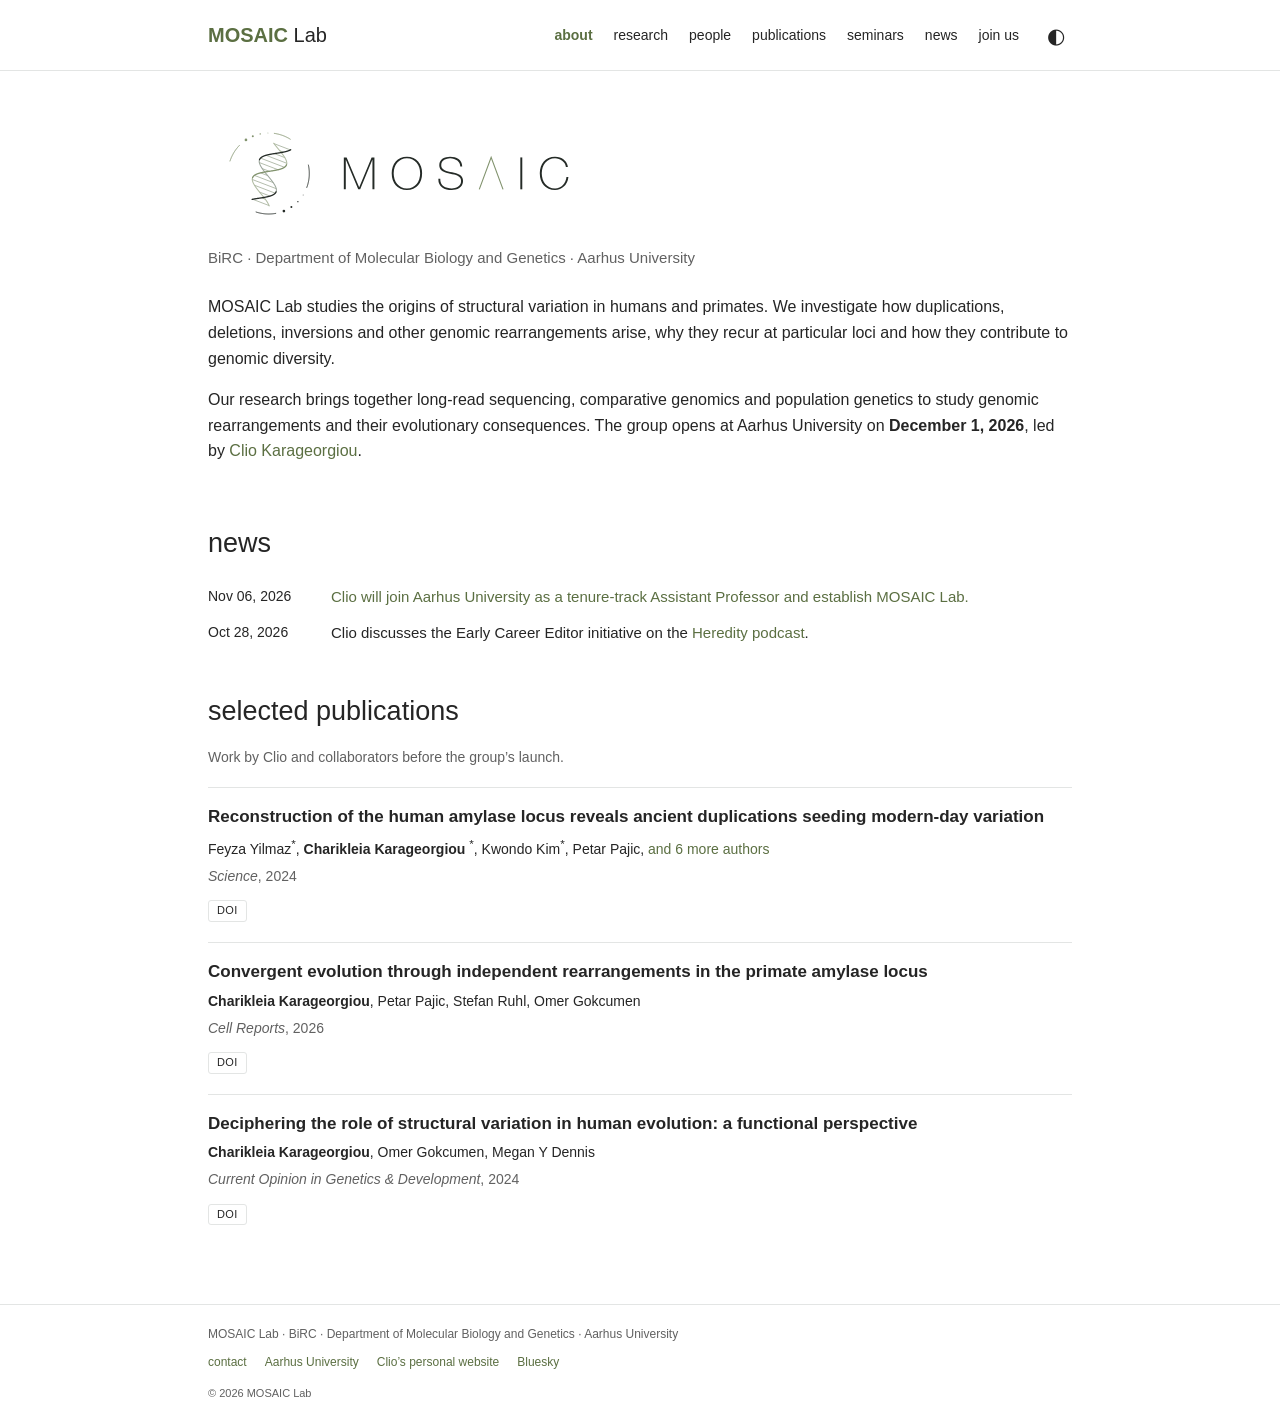
<file: index.html>
<!doctype html>
<html lang="en">
<head>
<meta charset="utf-8">
<meta name="viewport" content="width=device-width,initial-scale=1">
<meta name="description" content="MOSAIC Lab is Clio Karageorgiou’s incoming research group at BiRC, Aarhus University. Structural variation, mutation, recombination and genome evolution.">
<meta name="theme-color" content="#ffffff">
<title>MOSAIC Lab | Aarhus University</title>
<link rel="canonical" href="https://mosaic-lab-aarhus.github.io/">
<meta property="og:type" content="website">
<meta property="og:title" content="Structural variation &amp; evolutionary genetics | MOSAIC Lab">
<meta property="og:description" content="MOSAIC Lab is Clio Karageorgiou’s incoming research group at BiRC, Aarhus University. Structural variation, mutation, recombination and genome evolution.">
<meta property="og:url" content="https://mosaic-lab-aarhus.github.io/">
<meta property="og:image" content="https://mosaic-lab-aarhus.github.io/assets/clio-2025-lab.jpg">
<link rel="icon" href="assets/favicon.ico?v=logo-a-clearer" sizes="any">
<link rel="icon" type="image/svg+xml" href="assets/favicon.svg?v=logo-a-clearer">
<link rel="apple-touch-icon" href="assets/apple-touch-icon.png?v=logo-a-clearer">
<link rel="stylesheet" href="assets/styles.css">
<script src="assets/app.js" defer>
</script>
</head>
<body>
<a class="skip" href="#main">Skip to content</a>
<header class="site-header">
<div class="wrap header-inner">
<a class="brand" href="index.html" aria-label="MOSAIC Lab home">
<strong>MOSAIC</strong> Lab</a>
<button class="menu-toggle" aria-controls="site-nav" aria-expanded="false" hidden>Menu</button>
<nav class="nav" id="site-nav" aria-label="Main navigation">
<a href="index.html" aria-current="page">about</a>
<a href="research.html">research</a>
<a href="people.html">people</a>
<a href="publications.html">publications</a>
<a href="seminars.html">seminars</a>
<a href="news.html">news</a>
<a href="join.html">join us</a>
<button type="button" class="theme-toggle" aria-label="Switch to dark theme" hidden>◐</button>
</nav>
</div>
</header>
<main id="main">
<div class="wrap">
<header class="home-heading">
<h1 class="home-logo">
<span class="sr-only">MOSAIC Lab</span>
<img class="logo-light" src="assets/mosaic-logo.svg?v=logo-a-clearer" alt="" aria-hidden="true" width="900" height="260">
<img class="logo-dark" src="assets/mosaic-logo-dark.svg?v=logo-a-clearer" alt="" aria-hidden="true" width="900" height="260">
</h1>
<p class="affiliation">BiRC · Department of Molecular Biology and Genetics · Aarhus University</p>
<div class="home-intro">
<p>MOSAIC Lab studies the origins of structural variation in humans and primates. We investigate how duplications, deletions, inversions and other genomic rearrangements arise, why they recur at particular loci and how they contribute to genomic diversity.</p>
<p>Our research brings together long-read sequencing, comparative genomics and population genetics to study genomic rearrangements and their evolutionary consequences. The group opens at Aarhus University on <strong>December 1, 2026</strong>, led by <a href="people.html">Clio Karageorgiou</a>.</p>
</div>
</header>
<section class="home-section" aria-labelledby="home-news">
<h2 id="home-news">
<a href="news.html">news</a>
</h2>
<table class="news-table">
<tbody>
<tr>
<th scope="row">
<time datetime="2026-11-06">Nov 06, 2026</time>
</th>
<td>
<a href="news.html#aarhus">Clio will join Aarhus University as a tenure-track Assistant Professor and establish MOSAIC Lab.</a>
</td>
</tr>
<tr>
<th scope="row">
<time datetime="2026-10-28">Oct 28, 2026</time>
</th>
<td>Clio discusses the Early Career Editor initiative on the <a href="https://shows.acast.com/heredity-podcast-naturecom-science-feeds/episodes/become-an-early-career-editor">Heredity podcast</a>.</td>
</tr>
</tbody>
</table>
</section>
<section class="home-section" aria-labelledby="home-papers">
<h2 id="home-papers">
<a href="publications.html">selected publications</a>
</h2>
<p class="note">Work by Clio and collaborators before the group’s launch.</p>
<article class="publication">
<h3>
<a href="https://doi.org/10.1126/science.adn0609">Reconstruction of the human amylase locus reveals ancient duplications seeding modern-day variation</a>
</h3>
<div class="pub-authors">Feyza Yilmaz<sup>*</sup>, <strong>Charikleia Karageorgiou</strong>
<sup>*</sup>, Kwondo Kim<sup>*</sup>, Petar Pajic, <details class="authors-more" data-count="6">
<summary>and 6 more authors</summary>
<span class="extra-authors"> Kendra Scheer, Human Genome Structural Variation Consortium, Christine R Beck, Ann-Marie Torregrossa, Charles Lee, Omer Gokcumen</span>
</details>
</div>
<p class="pub-meta">
<cite>Science</cite>, 2024</p>
<a class="doi-link" href="https://doi.org/10.1126/science.adn0609" aria-label="DOI for Reconstruction of the human amylase locus reveals ancient duplications seeding modern-day variation">DOI</a>
</article>
<article class="publication">
<h3>
<a href="https://doi.org/10.1016/j.celrep.2026.117445">Convergent evolution through independent rearrangements in the primate amylase locus</a>
</h3>
<div class="pub-authors">
<strong>Charikleia Karageorgiou</strong>, Petar Pajic, Stefan Ruhl, Omer Gokcumen</div>
<p class="pub-meta">
<cite>Cell Reports</cite>, 2026</p>
<a class="doi-link" href="https://doi.org/10.1016/j.celrep.2026.117445" aria-label="DOI for Convergent evolution through independent rearrangements in the primate amylase locus">DOI</a>
</article>
<article class="publication">
<h3>
<a href="https://doi.org/10.1016/j.gde.2024.102240">Deciphering the role of structural variation in human evolution: a functional perspective</a>
</h3>
<div class="pub-authors">
<strong>Charikleia Karageorgiou</strong>, Omer Gokcumen, Megan Y Dennis</div>
<p class="pub-meta">
<cite>Current Opinion in Genetics &amp; Development</cite>, 2024</p>
<a class="doi-link" href="https://doi.org/10.1016/j.gde.2024.102240" aria-label="DOI for Deciphering the role of structural variation in human evolution: a functional perspective">DOI</a>
</article>
</section>
</div>
</main>
<footer class="site-footer">
<div class="wrap">
<p class="footer-affiliation">MOSAIC Lab · BiRC · Department of Molecular Biology and Genetics · Aarhus University</p>
<div class="footer-links">
<a href="join.html#contact">contact</a>
<a href="https://mbg.au.dk/en/">Aarhus University</a>
<a href="https://biolevol.github.io/">Clio’s personal website</a>
<a href="https://bsky.app/profile/evobioclio.bsky.social">Bluesky</a>
</div>
<p class="footer-bottom">© 2026 MOSAIC Lab</p>
</div>
</footer>
</body>
</html>
</file>
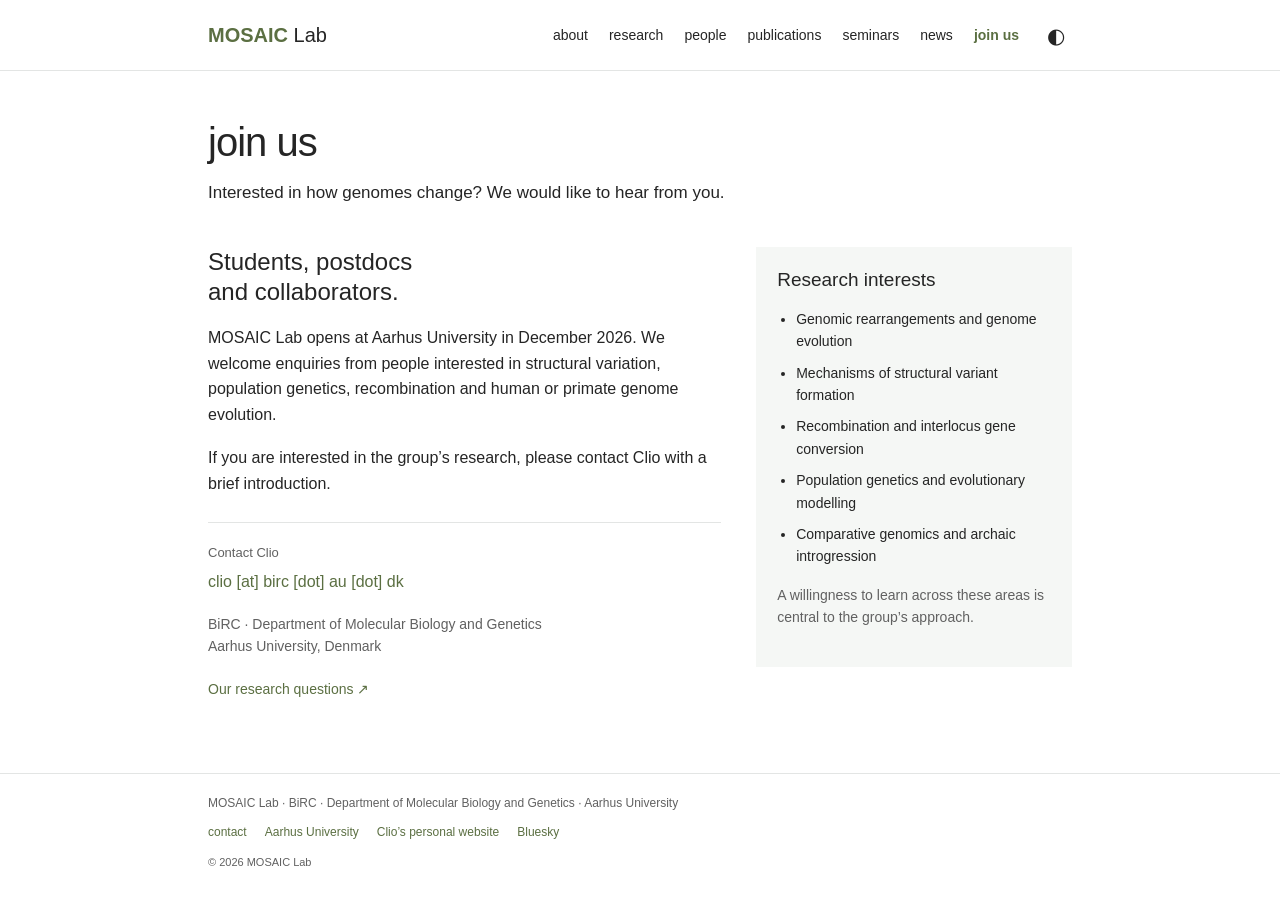
<file: join.html>
<!doctype html>
<html lang="en">
<head>
<meta charset="utf-8">
<meta name="viewport" content="width=device-width,initial-scale=1">
<meta name="description" content="Contact MOSAIC Lab about structural variation, evolutionary genetics and future research opportunities at Aarhus University.">
<meta name="theme-color" content="#ffffff">
<title>Join us | MOSAIC Lab</title>
<link rel="canonical" href="https://mosaic-lab-aarhus.github.io/join.html">
<meta property="og:type" content="website">
<meta property="og:title" content="Join us | MOSAIC Lab">
<meta property="og:description" content="Contact MOSAIC Lab about structural variation, evolutionary genetics and future research opportunities at Aarhus University.">
<meta property="og:url" content="https://mosaic-lab-aarhus.github.io/join.html">
<meta property="og:image" content="https://mosaic-lab-aarhus.github.io/assets/clio-2025-lab.jpg">
<link rel="icon" href="assets/favicon.ico?v=logo-a-clearer" sizes="any">
<link rel="icon" type="image/svg+xml" href="assets/favicon.svg?v=logo-a-clearer">
<link rel="apple-touch-icon" href="assets/apple-touch-icon.png?v=logo-a-clearer">
<link rel="stylesheet" href="assets/styles.css">
<script src="assets/app.js" defer>
</script>
</head>
<body>
<a class="skip" href="#main">Skip to content</a>
<header class="site-header">
<div class="wrap header-inner">
<a class="brand" href="index.html" aria-label="MOSAIC Lab home">
<strong>MOSAIC</strong> Lab</a>
<button class="menu-toggle" aria-controls="site-nav" aria-expanded="false" hidden>Menu</button>
<nav class="nav" id="site-nav" aria-label="Main navigation">
<a href="index.html">about</a>
<a href="research.html">research</a>
<a href="people.html">people</a>
<a href="publications.html">publications</a>
<a href="seminars.html">seminars</a>
<a href="news.html">news</a>
<a href="join.html" aria-current="page">join us</a>
<button type="button" class="theme-toggle" aria-label="Switch to dark theme" hidden>◐</button>
</nav>
</div>
</header>
<main id="main">
<div class="wrap">
<header class="page-head">
<p class="kicker">Join us</p>
<h1>join us</h1>
<p class="lead">Interested in how genomes change? We would like to hear from you.</p>
</header>
<section class="join-content">
<div>
<h2>Students, postdocs<br>and collaborators.</h2>
<p>MOSAIC Lab opens at Aarhus University in December 2026. We welcome enquiries from people interested in structural variation, population genetics, recombination and human or primate genome evolution.</p>
<p>If you are interested in the group’s research, please contact Clio with a brief introduction.</p>
<div class="contact-block" id="contact">
<p class="kicker">Contact Clio</p>
<a href="mailto:clio@birc.au.dk">clio [at] birc [dot] au [dot] dk</a>
<p class="note" style="margin-top:18px">BiRC · Department of Molecular Biology and Genetics<br>Aarhus University, Denmark</p>
</div>
<a class="text-link" href="research.html">Our research questions ↗</a>
</div>
<aside>
<h3>Research interests</h3>
<ul>
<li>Genomic rearrangements and genome evolution</li>
<li>Mechanisms of structural variant formation</li>
<li>Recombination and interlocus gene conversion</li>
<li>Population genetics and evolutionary modelling</li>
<li>Comparative genomics and archaic introgression</li>
</ul>
<p class="note">A willingness to learn across these areas is central to the group’s approach.</p>
</aside>
</section>
</div>
</main>
<footer class="site-footer">
<div class="wrap">
<p class="footer-affiliation">MOSAIC Lab · BiRC · Department of Molecular Biology and Genetics · Aarhus University</p>
<div class="footer-links">
<a href="join.html#contact">contact</a>
<a href="https://mbg.au.dk/en/">Aarhus University</a>
<a href="https://biolevol.github.io/">Clio’s personal website</a>
<a href="https://bsky.app/profile/evobioclio.bsky.social">Bluesky</a>
</div>
<p class="footer-bottom">© 2026 MOSAIC Lab</p>
</div>
</footer>
</body>
</html>
</file>
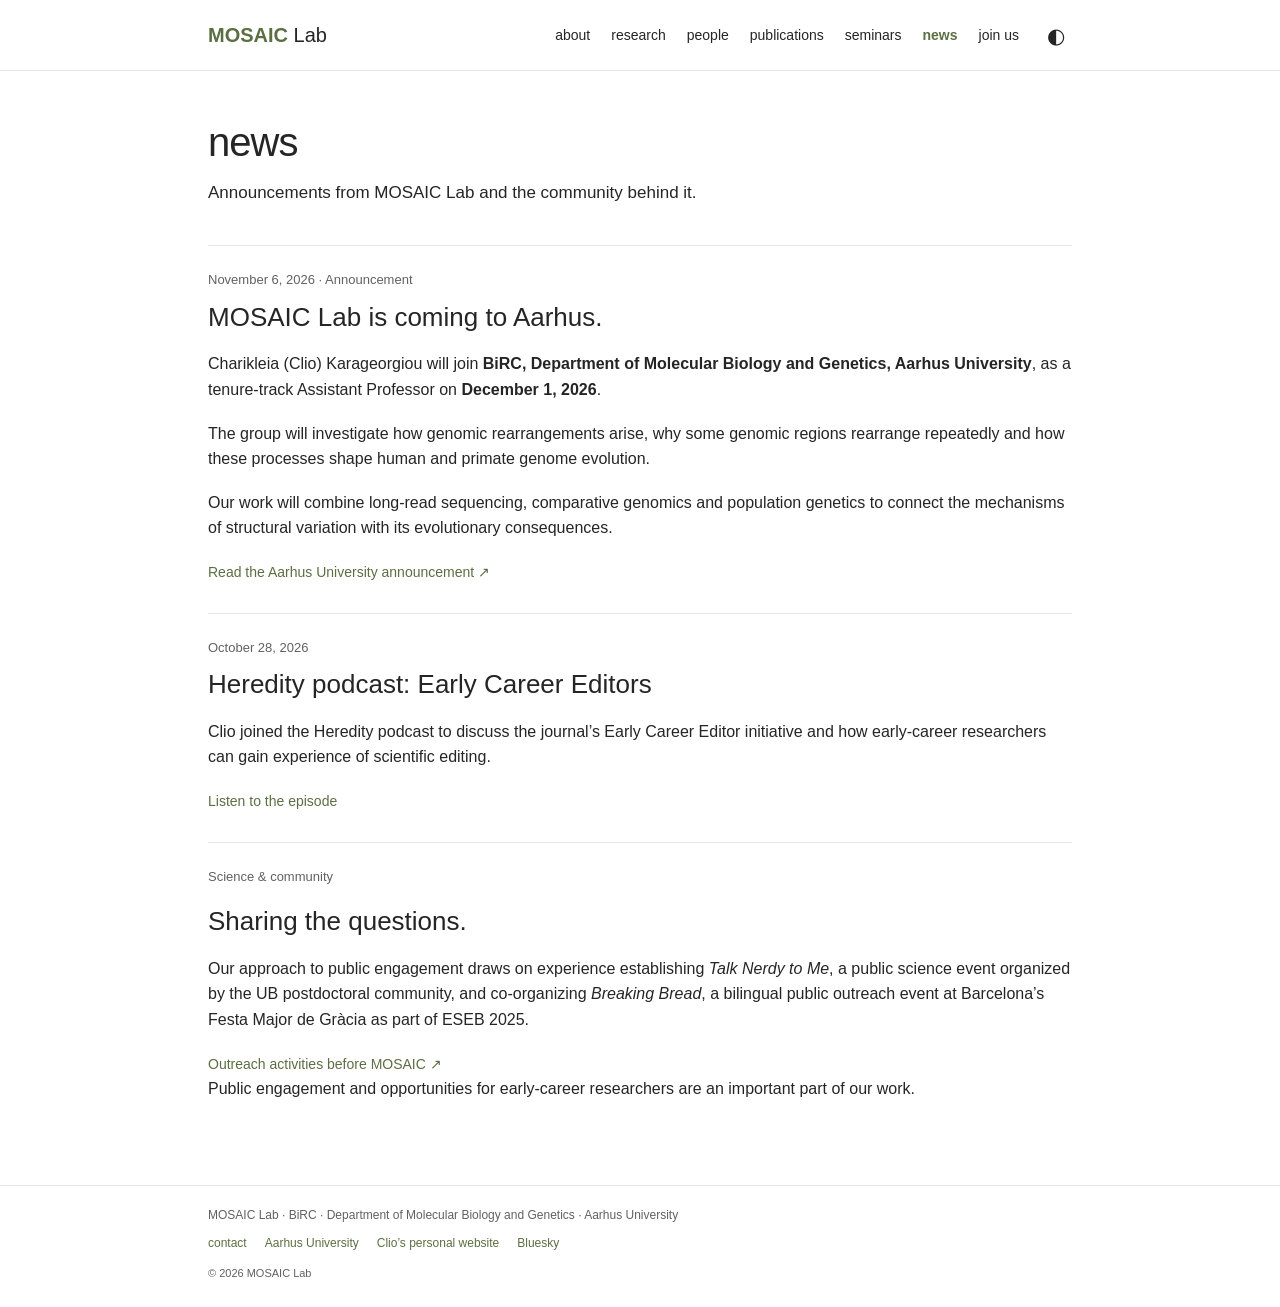
<file: news.html>
<!doctype html>
<html lang="en">
<head>
<meta charset="utf-8">
<meta name="viewport" content="width=device-width,initial-scale=1">
<meta name="description" content="MOSAIC Lab launches at BiRC, Aarhus University, in December 2026. Announcements and community activities.">
<meta name="theme-color" content="#ffffff">
<title>News &amp; community | MOSAIC Lab</title>
<link rel="canonical" href="https://mosaic-lab-aarhus.github.io/news.html">
<meta property="og:type" content="website">
<meta property="og:title" content="News &amp; community | MOSAIC Lab">
<meta property="og:description" content="MOSAIC Lab launches at BiRC, Aarhus University, in December 2026. Announcements and community activities.">
<meta property="og:url" content="https://mosaic-lab-aarhus.github.io/news.html">
<meta property="og:image" content="https://mosaic-lab-aarhus.github.io/assets/clio-2025-lab.jpg">
<link rel="icon" href="assets/favicon.ico?v=logo-a-clearer" sizes="any">
<link rel="icon" type="image/svg+xml" href="assets/favicon.svg?v=logo-a-clearer">
<link rel="apple-touch-icon" href="assets/apple-touch-icon.png?v=logo-a-clearer">
<link rel="stylesheet" href="assets/styles.css">
<script src="assets/app.js" defer>
</script>
</head>
<body>
<a class="skip" href="#main">Skip to content</a>
<header class="site-header">
<div class="wrap header-inner">
<a class="brand" href="index.html" aria-label="MOSAIC Lab home">
<strong>MOSAIC</strong> Lab</a>
<button class="menu-toggle" aria-controls="site-nav" aria-expanded="false" hidden>Menu</button>
<nav class="nav" id="site-nav" aria-label="Main navigation">
<a href="index.html">about</a>
<a href="research.html">research</a>
<a href="people.html">people</a>
<a href="publications.html">publications</a>
<a href="seminars.html">seminars</a>
<a href="news.html" aria-current="page">news</a>
<a href="join.html">join us</a>
<button type="button" class="theme-toggle" aria-label="Switch to dark theme" hidden>◐</button>
</nav>
</div>
</header>
<main id="main">
<div class="wrap">
<header class="page-head">
<p class="kicker">News &amp; community</p>
<h1>news</h1>
<p class="lead">Announcements from MOSAIC Lab and the community behind it.</p>
</header>
<article class="news-article" id="aarhus">
<p class="news-date">November 6, 2026 · Announcement</p>
<h2>MOSAIC Lab is coming to Aarhus.</h2>
<p>Charikleia (Clio) Karageorgiou will join <strong>BiRC, Department of Molecular Biology and Genetics, Aarhus University</strong>, as a tenure-track Assistant Professor on <strong>December 1, 2026</strong>.</p>
<p>The group will investigate how genomic rearrangements arise, why some genomic regions rearrange repeatedly and how these processes shape human and primate genome evolution.</p>
<p>Our work will combine long-read sequencing, comparative genomics and population genetics to connect the mechanisms of structural variation with its evolutionary consequences.</p>
<a class="text-link" href="https://mbg.au.dk/en/news-and-events/news-item/artikel/from-buffalo-to-mbg-charikleia-karageorgiou-aims-to-understand-human-genetic-variation">Read the Aarhus University announcement ↗</a>
</article>
<article class="news-article" id="ecr-podcast">
<p class="news-date">October 28, 2026</p>
<h2>Heredity podcast: Early Career Editors</h2>
<p>Clio joined the Heredity podcast to discuss the journal’s Early Career Editor initiative and how early-career researchers can gain experience of scientific editing.</p>
<a class="text-link" href="https://shows.acast.com/heredity-podcast-naturecom-science-feeds/episodes/become-an-early-career-editor">Listen to the episode</a>
</article>
<article class="news-article" id="outreach">
<p class="kicker">Science &amp; community</p>
<h2>Sharing the questions.</h2>
<p>Our approach to public engagement draws on experience establishing <em>Talk Nerdy to Me</em>, a public science event organized by the UB postdoctoral community, and co-organizing <em>Breaking Bread</em>, a bilingual public outreach event at Barcelona’s Festa Major de Gràcia as part of ESEB 2025.</p>
<a class="text-link" href="https://biolevol.github.io/teaching/">Outreach activities before MOSAIC ↗</a>
<p>Public engagement and opportunities for early-career researchers are an important part of our work.</p>
</article>
</div>

</main>
<footer class="site-footer">
<div class="wrap">
<p class="footer-affiliation">MOSAIC Lab · BiRC · Department of Molecular Biology and Genetics · Aarhus University</p>
<div class="footer-links">
<a href="join.html#contact">contact</a>
<a href="https://mbg.au.dk/en/">Aarhus University</a>
<a href="https://biolevol.github.io/">Clio’s personal website</a>
<a href="https://bsky.app/profile/evobioclio.bsky.social">Bluesky</a>
</div>
<p class="footer-bottom">© 2026 MOSAIC Lab</p>
</div>
</footer>
</body>
</html>
</file>
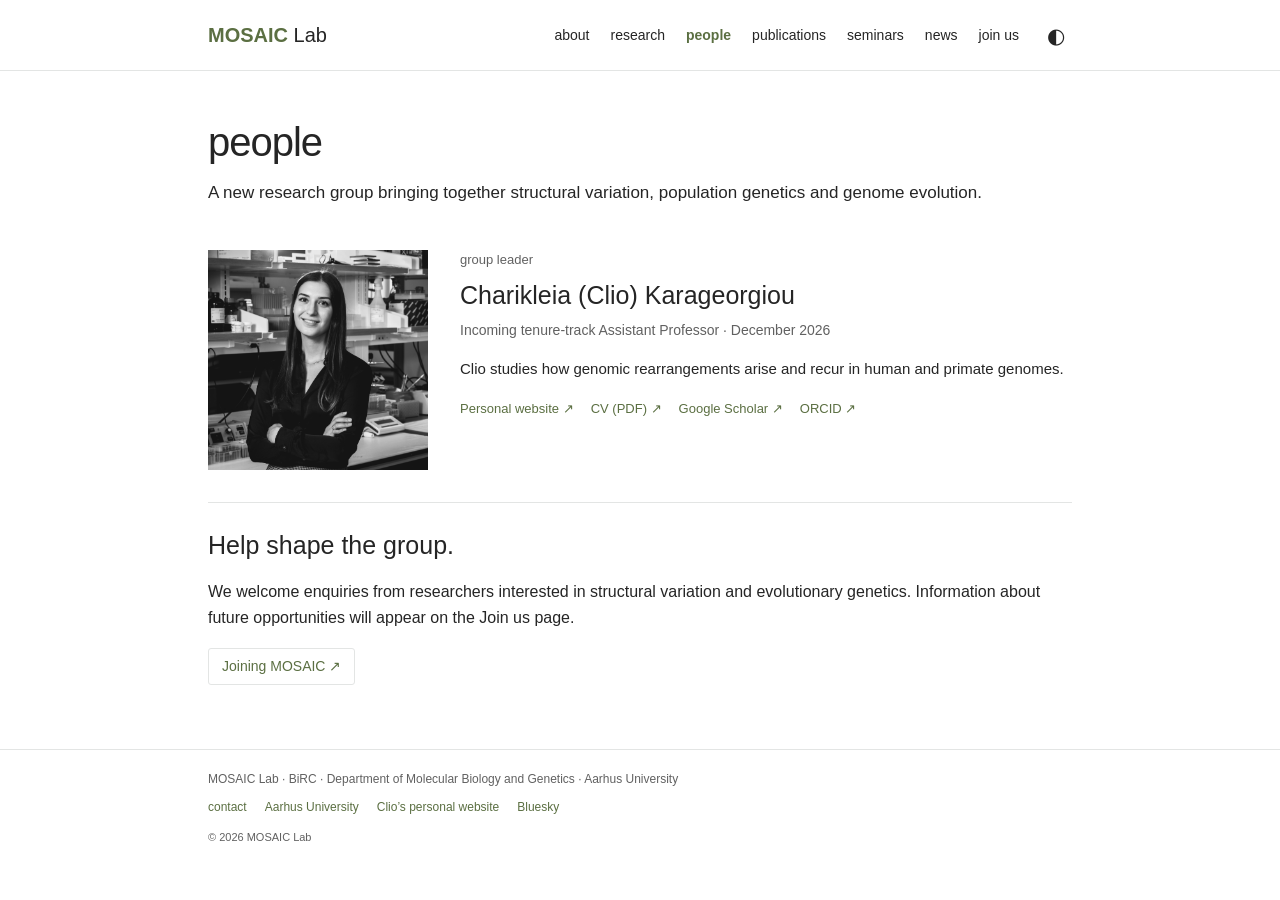
<file: people.html>
<!doctype html>
<html lang="en">
<head>
<meta charset="utf-8">
<meta name="viewport" content="width=device-width,initial-scale=1">
<meta name="description" content="Charikleia (Clio) Karageorgiou, group leader of MOSAIC Lab and incoming tenure-track Assistant Professor at Aarhus University.">
<meta name="theme-color" content="#ffffff">
<title>People | MOSAIC Lab</title>
<link rel="canonical" href="https://mosaic-lab-aarhus.github.io/people.html">
<meta property="og:type" content="website">
<meta property="og:title" content="People | MOSAIC Lab">
<meta property="og:description" content="Charikleia (Clio) Karageorgiou, group leader of MOSAIC Lab and incoming tenure-track Assistant Professor at Aarhus University.">
<meta property="og:url" content="https://mosaic-lab-aarhus.github.io/people.html">
<meta property="og:image" content="https://mosaic-lab-aarhus.github.io/assets/clio-2025-lab.jpg">
<link rel="icon" href="assets/favicon.ico?v=logo-a-clearer" sizes="any">
<link rel="icon" type="image/svg+xml" href="assets/favicon.svg?v=logo-a-clearer">
<link rel="apple-touch-icon" href="assets/apple-touch-icon.png?v=logo-a-clearer">
<link rel="stylesheet" href="assets/styles.css">
<script src="assets/app.js" defer>
</script>
</head>
<body>
<a class="skip" href="#main">Skip to content</a>
<header class="site-header">
<div class="wrap header-inner">
<a class="brand" href="index.html" aria-label="MOSAIC Lab home">
<strong>MOSAIC</strong> Lab</a>
<button class="menu-toggle" aria-controls="site-nav" aria-expanded="false" hidden>Menu</button>
<nav class="nav" id="site-nav" aria-label="Main navigation">
<a href="index.html">about</a>
<a href="research.html">research</a>
<a href="people.html" aria-current="page">people</a>
<a href="publications.html">publications</a>
<a href="seminars.html">seminars</a>
<a href="news.html">news</a>
<a href="join.html">join us</a>
<button type="button" class="theme-toggle" aria-label="Switch to dark theme" hidden>◐</button>
</nav>
</div>
</header>
<main id="main">
<div class="wrap">
<header class="page-head">
<p class="kicker">People</p>
<h1>people</h1>
<p class="lead">A new research group bringing together structural variation, population genetics and genome evolution.</p>
</header>
<section class="profile" aria-labelledby="clio-name">
<img class="profile-photo" src="assets/clio-2025-lab.jpg" alt="Clio Karageorgiou in a laboratory" width="1920" height="1376">
<div>
<p class="kicker">group leader</p>
<h2 id="clio-name">Charikleia (Clio) Karageorgiou</h2>
<p class="role">Incoming tenure-track Assistant Professor · December 2026</p>
<p>Clio studies how genomic rearrangements arise and recur in human and primate genomes.</p>
<div class="profile-links">
<a href="https://biolevol.github.io/">Personal website ↗</a>
<a href="assets/clio-karageorgiou-cv.pdf">CV (PDF) ↗</a>
<a href="https://scholar.google.com/citations?user=eDlmqS8AAAAJ">Google Scholar ↗</a>
<a href="https://orcid.org/0000-0002-6998-6926">ORCID ↗</a>
</div>
</div>
</section>
<section class="people-note">
<h2>Help shape the group.</h2>
<p>We welcome enquiries from researchers interested in structural variation and evolutionary genetics. Information about future opportunities will appear on the Join us page.</p>
<a class="button" href="join.html">Joining MOSAIC <span aria-hidden="true">↗</span>
</a>
</section>
</div>
</main>
<footer class="site-footer">
<div class="wrap">
<p class="footer-affiliation">MOSAIC Lab · BiRC · Department of Molecular Biology and Genetics · Aarhus University</p>
<div class="footer-links">
<a href="join.html#contact">contact</a>
<a href="https://mbg.au.dk/en/">Aarhus University</a>
<a href="https://biolevol.github.io/">Clio’s personal website</a>
<a href="https://bsky.app/profile/evobioclio.bsky.social">Bluesky</a>
</div>
<p class="footer-bottom">© 2026 MOSAIC Lab</p>
</div>
</footer>
</body>
</html>
</file>
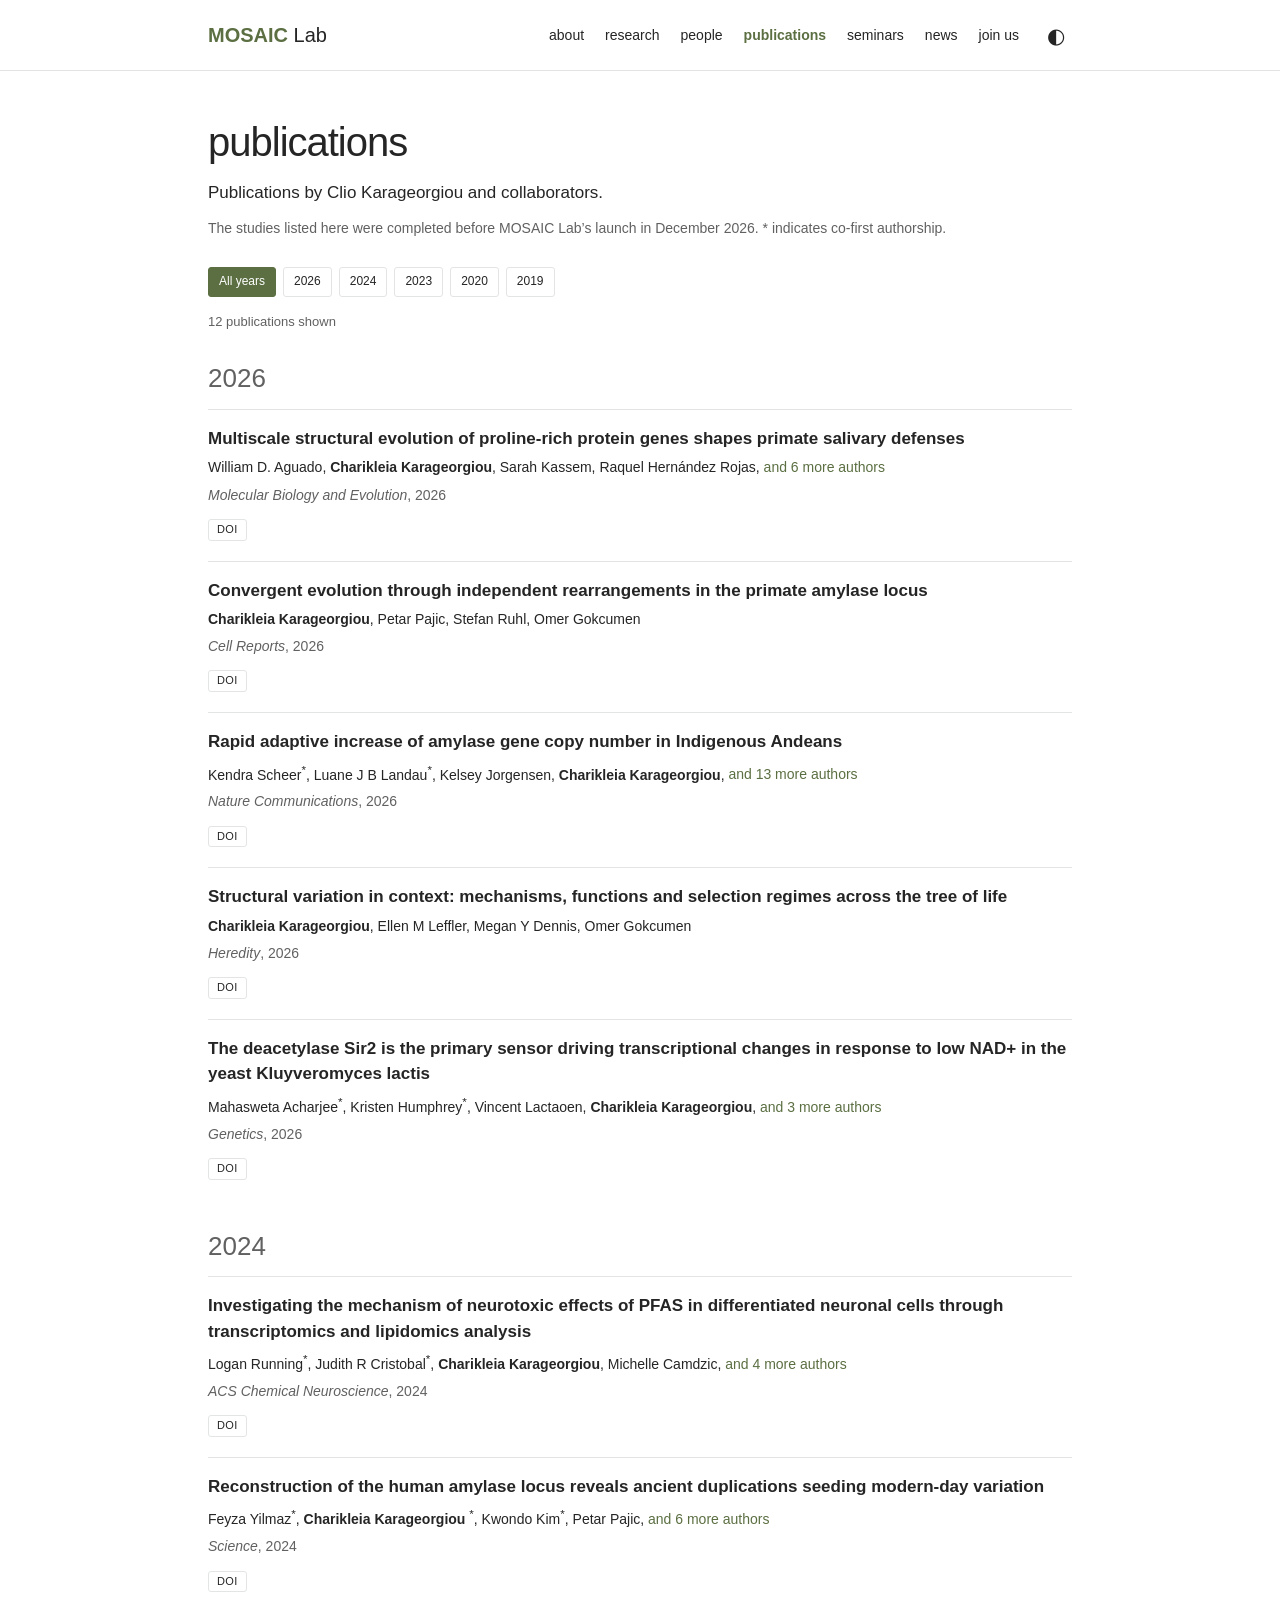
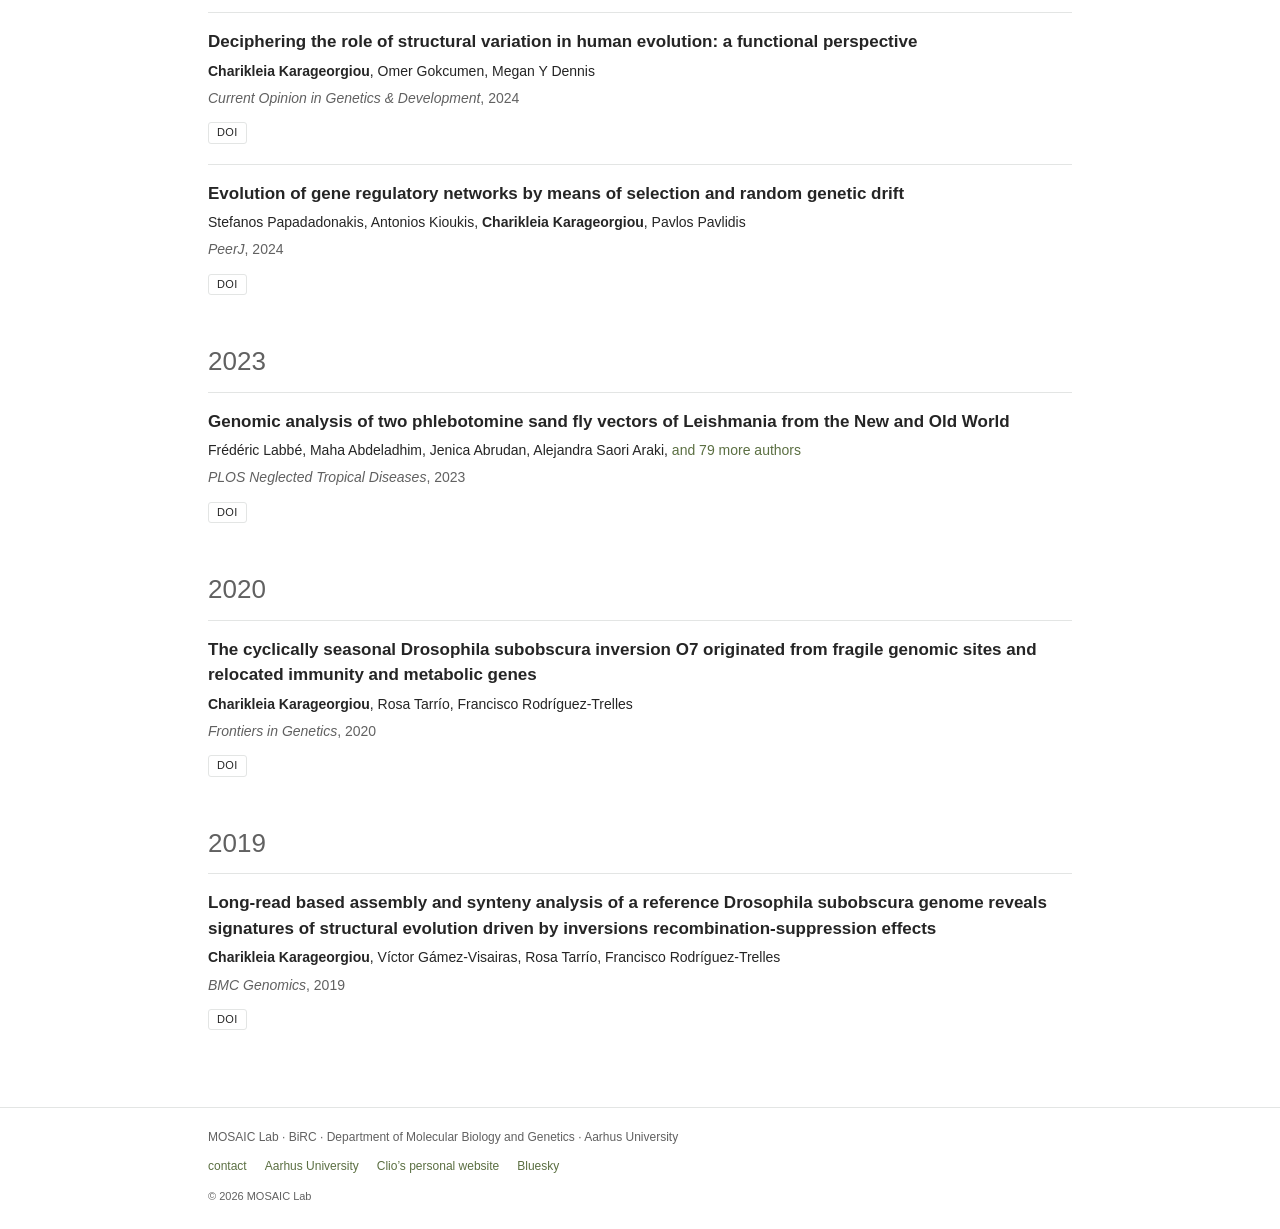
<file: publications.html>
<!doctype html>
<html lang="en">
<head>
<meta charset="utf-8">
<meta name="viewport" content="width=device-width,initial-scale=1">
<meta name="description" content="Publications by Clio Karageorgiou and collaborators on structural variation, amylase and human and primate genome evolution.">
<meta name="theme-color" content="#ffffff">
<title>Publications | MOSAIC Lab</title>
<link rel="canonical" href="https://mosaic-lab-aarhus.github.io/publications.html">
<meta property="og:type" content="website">
<meta property="og:title" content="Publications | MOSAIC Lab">
<meta property="og:description" content="Publications by Clio Karageorgiou and collaborators on structural variation, amylase and human and primate genome evolution.">
<meta property="og:url" content="https://mosaic-lab-aarhus.github.io/publications.html">
<meta property="og:image" content="https://mosaic-lab-aarhus.github.io/assets/clio-2025-lab.jpg">
<link rel="icon" href="assets/favicon.ico?v=logo-a-clearer" sizes="any">
<link rel="icon" type="image/svg+xml" href="assets/favicon.svg?v=logo-a-clearer">
<link rel="apple-touch-icon" href="assets/apple-touch-icon.png?v=logo-a-clearer">
<link rel="stylesheet" href="assets/styles.css">
<script src="assets/app.js" defer>
</script>
</head>
<body>
<a class="skip" href="#main">Skip to content</a>
<header class="site-header">
<div class="wrap header-inner">
<a class="brand" href="index.html" aria-label="MOSAIC Lab home">
<strong>MOSAIC</strong> Lab</a>
<button class="menu-toggle" aria-controls="site-nav" aria-expanded="false" hidden>Menu</button>
<nav class="nav" id="site-nav" aria-label="Main navigation">
<a href="index.html">about</a>
<a href="research.html">research</a>
<a href="people.html">people</a>
<a href="publications.html" aria-current="page">publications</a>
<a href="seminars.html">seminars</a>
<a href="news.html">news</a>
<a href="join.html">join us</a>
<button type="button" class="theme-toggle" aria-label="Switch to dark theme" hidden>◐</button>
</nav>
</div>
</header>
<main id="main">
<div class="wrap">
<header class="page-head">
<p class="kicker">Publications</p>
<h1>publications</h1>
<p class="lead">Publications by Clio Karageorgiou and collaborators.</p>
<p class="note">The studies listed here were completed before MOSAIC Lab’s launch in December 2026. * indicates co-first authorship.</p>
</header>
<div class="filter-bar" role="group" aria-label="Filter publications by year" hidden>
<button type="button" data-year-filter="all" aria-pressed="true">All years</button>
<button type="button" data-year-filter="2026" aria-pressed="false">2026</button>
<button type="button" data-year-filter="2024" aria-pressed="false">2024</button>
<button type="button" data-year-filter="2023" aria-pressed="false">2023</button>
<button type="button" data-year-filter="2020" aria-pressed="false">2020</button>
<button type="button" data-year-filter="2019" aria-pressed="false">2019</button>
</div>
<p class="filter-count" id="publication-count" aria-live="polite">12 publications shown</p>
<section data-publication-year="2026" aria-label="2026 publications">
<h2 class="pub-year">2026</h2>
<article class="publication">
<h3>
<a href="https://doi.org/10.1093/molbev/msag224">Multiscale structural evolution of proline-rich protein genes shapes primate salivary defenses</a>
</h3>
<div class="pub-authors">William D. Aguado, <strong>Charikleia Karageorgiou</strong>, Sarah Kassem, Raquel Hernández Rojas, <details class="authors-more" data-count="6">
<summary>and 6 more authors</summary>
<span class="extra-authors"> Carrie C. Veilleux, Amanda D. Melin, Erin R. Vogel, Stefan Ruhl, Omer Gokcumen, Petar Pajic</span>
</details>
</div>
<p class="pub-meta">
<cite>Molecular Biology and Evolution</cite>, 2026</p>
<a class="doi-link" href="https://doi.org/10.1093/molbev/msag224" aria-label="DOI for Multiscale structural evolution of proline-rich protein genes shapes primate salivary defenses">DOI</a>
</article>
<article class="publication">
<h3>
<a href="https://doi.org/10.1016/j.celrep.2026.117445">Convergent evolution through independent rearrangements in the primate amylase locus</a>
</h3>
<div class="pub-authors">
<strong>Charikleia Karageorgiou</strong>, Petar Pajic, Stefan Ruhl, Omer Gokcumen</div>
<p class="pub-meta">
<cite>Cell Reports</cite>, 2026</p>
<a class="doi-link" href="https://doi.org/10.1016/j.celrep.2026.117445" aria-label="DOI for Convergent evolution through independent rearrangements in the primate amylase locus">DOI</a>
</article>
<article class="publication">
<h3>
<a href="https://doi.org/10.1038/s41467-026-71450-8">Rapid adaptive increase of amylase gene copy number in Indigenous Andeans</a>
</h3>
<div class="pub-authors">Kendra Scheer<sup>*</sup>, Luane J B Landau<sup>*</sup>, Kelsey Jorgensen, <strong>Charikleia Karageorgiou</strong>, <details class="authors-more" data-count="13">
<summary>and 13 more authors</summary>
<span class="extra-authors"> Lindsey Siao, Can Alkan, Angelis M Morales Rivera, Christopher Osborne, Obed A Garcia, Laurel Pearson, Melisa Kiyamu, María Rivera-Ch, Fabiola León-Velarde, Frank S Lee, Tom Brutsaert, Abigail W Bigham, Omer Gokcumen</span>
</details>
</div>
<p class="pub-meta">
<cite>Nature Communications</cite>, 2026</p>
<a class="doi-link" href="https://doi.org/10.1038/s41467-026-71450-8" aria-label="DOI for Rapid adaptive increase of amylase gene copy number in Indigenous Andeans">DOI</a>
</article>
<article class="publication">
<h3>
<a href="https://doi.org/10.1038/s41437-026-00832-x">Structural variation in context: mechanisms, functions and selection regimes across the tree of life</a>
</h3>
<div class="pub-authors">
<strong>Charikleia Karageorgiou</strong>, Ellen M Leffler, Megan Y Dennis, Omer Gokcumen</div>
<p class="pub-meta">
<cite>Heredity</cite>, 2026</p>
<a class="doi-link" href="https://doi.org/10.1038/s41437-026-00832-x" aria-label="DOI for Structural variation in context: mechanisms, functions and selection regimes across the tree of life">DOI</a>
</article>
<article class="publication">
<h3>
<a href="https://doi.org/10.1093/genetics/iyag025">The deacetylase Sir2 is the primary sensor driving transcriptional changes in response to low NAD+ in the yeast Kluyveromyces lactis</a>
</h3>
<div class="pub-authors">Mahasweta Acharjee<sup>*</sup>, Kristen Humphrey<sup>*</sup>, Vincent Lactaoen, <strong>Charikleia Karageorgiou</strong>, <details class="authors-more" data-count="3">
<summary>and 3 more authors</summary>
<span class="extra-authors"> Bowen Liu, Omer Gokcumen, Laura N Rusche</span>
</details>
</div>
<p class="pub-meta">
<cite>Genetics</cite>, 2026</p>
<a class="doi-link" href="https://doi.org/10.1093/genetics/iyag025" aria-label="DOI for The deacetylase Sir2 is the primary sensor driving transcriptional changes in response to low NAD+ in the yeast Kluyveromyces lactis">DOI</a>
</article>
</section>
<section data-publication-year="2024" aria-label="2024 publications">
<h2 class="pub-year">2024</h2>
<article class="publication">
<h3>
<a href="https://doi.org/10.1021/acschemneuro.4c00652">Investigating the mechanism of neurotoxic effects of PFAS in differentiated neuronal cells through transcriptomics and lipidomics analysis</a>
</h3>
<div class="pub-authors">Logan Running<sup>*</sup>, Judith R Cristobal<sup>*</sup>, <strong>Charikleia Karageorgiou</strong>, Michelle Camdzic, <details class="authors-more" data-count="4">
<summary>and 4 more authors</summary>
<span class="extra-authors"> John Michael N Aguilar, Omer Gokcumen, Diana S Aga, G Ekin Atilla-Gokcumen</span>
</details>
</div>
<p class="pub-meta">
<cite>ACS Chemical Neuroscience</cite>, 2024</p>
<a class="doi-link" href="https://doi.org/10.1021/acschemneuro.4c00652" aria-label="DOI for Investigating the mechanism of neurotoxic effects of PFAS in differentiated neuronal cells through transcriptomics and lipidomics analysis">DOI</a>
</article>
<article class="publication">
<h3>
<a href="https://doi.org/10.1126/science.adn0609">Reconstruction of the human amylase locus reveals ancient duplications seeding modern-day variation</a>
</h3>
<div class="pub-authors">Feyza Yilmaz<sup>*</sup>, <strong>Charikleia Karageorgiou</strong>
<sup>*</sup>, Kwondo Kim<sup>*</sup>, Petar Pajic, <details class="authors-more" data-count="6">
<summary>and 6 more authors</summary>
<span class="extra-authors"> Kendra Scheer, Human Genome Structural Variation Consortium, Christine R Beck, Ann-Marie Torregrossa, Charles Lee, Omer Gokcumen</span>
</details>
</div>
<p class="pub-meta">
<cite>Science</cite>, 2024</p>
<a class="doi-link" href="https://doi.org/10.1126/science.adn0609" aria-label="DOI for Reconstruction of the human amylase locus reveals ancient duplications seeding modern-day variation">DOI</a>
</article>
<article class="publication">
<h3>
<a href="https://doi.org/10.1016/j.gde.2024.102240">Deciphering the role of structural variation in human evolution: a functional perspective</a>
</h3>
<div class="pub-authors">
<strong>Charikleia Karageorgiou</strong>, Omer Gokcumen, Megan Y Dennis</div>
<p class="pub-meta">
<cite>Current Opinion in Genetics &amp; Development</cite>, 2024</p>
<a class="doi-link" href="https://doi.org/10.1016/j.gde.2024.102240" aria-label="DOI for Deciphering the role of structural variation in human evolution: a functional perspective">DOI</a>
</article>
<article class="publication">
<h3>
<a href="https://doi.org/10.7717/peerj.17918">Evolution of gene regulatory networks by means of selection and random genetic drift</a>
</h3>
<div class="pub-authors">Stefanos Papadadonakis, Antonios Kioukis, <strong>Charikleia Karageorgiou</strong>, Pavlos Pavlidis</div>
<p class="pub-meta">
<cite>PeerJ</cite>, 2024</p>
<a class="doi-link" href="https://doi.org/10.7717/peerj.17918" aria-label="DOI for Evolution of gene regulatory networks by means of selection and random genetic drift">DOI</a>
</article>
</section>
<section data-publication-year="2023" aria-label="2023 publications">
<h2 class="pub-year">2023</h2>
<article class="publication">
<h3>
<a href="https://doi.org/10.1371/journal.pntd.0010862">Genomic analysis of two phlebotomine sand fly vectors of Leishmania from the New and Old World</a>
</h3>
<div class="pub-authors">Frédéric Labbé, Maha Abdeladhim, Jenica Abrudan, Alejandra Saori Araki, <details class="authors-more" data-count="79">
<summary>and 79 more authors</summary>
<span class="extra-authors"> Ricardo N Araujo, Peter Arensburger, Joshua B Benoit, Reginaldo Pecanha Brazil, Rafaela V Bruno, Gustavo Bueno da Silva Rivas, Vinicius Carvalho de Abreu, Jason Charamis, Iliano V Coutinho-Abreu, Samara G da Costa-Latgé, Alistair Darby, Viv M Dillon, Scott J Emrich, Daniela Fernandez-Medina, Nelder Figueiredo Gontijo, Catherine M Flanley, Derek Gatherer, Fernando A Genta, Sandra Gesing, Gloria I Giraldo-Calderón, Bruno Gomes, Eric Roberto Guimaraes Rocha Aguiar, James G C Hamilton, Omar Hamarsheh, Mallory Hawksworth, Jacob M Hendershot, Paul V Hickner, Jean-Luc Imler, Panagiotis Ioannidis, Emily C Jennings, Shaden Kamhawi, <strong>Charikleia Karageorgiou</strong>, Ryan C Kennedy, Andreas Krueger, José M Latorre-Estivalis, Petros Ligoxygakis, Antonio Carlos A Meireles-Filho, Patrick Minx, Jose Carlos Miranda, Michael J Montague, Ronald J Nowling, Fabiano Oliveira, Jo\~ao Ortig\~ao-Farias, Marcio G Pavan, Marcos Horacio Pereira, Andre Nobrega Pitaluga, Roenick Proveti Olmo, Marcelo Ramalho-Ortigao, José M C Ribeiro, Andrew J Rosendale, Mauricio R V Sant&#x27;Anna, Steven E Scherer, Nágila F C Secundino, Douglas A Shoue, Caroline da Silva Moraes, Jo\~ao Silveira Moledo Gesto, Nataly Araujo Souza, Zainulabueddin Syed, Samuel Tadros, Rayane Teles-de-Freitas, Erich L Telleria, Chad Tomlinson, Yara M Traub-Csek\&quot;o, Jo\~ao Trindade Marques, Zhijian Tu, Maria F Unger, Jesus Valenzuela, Flávia V Ferreira, Karla P V de Oliveira, Felipe M Vigoder, John Vontas, Lihui Wang, Gareth D Weedall, Elyes Zhioua, Stephen Richards, Wesley C Warren, Robert M Waterhouse, Rod J Dillon, Mary Ann McDowell</span>
</details>
</div>
<p class="pub-meta">
<cite>PLOS Neglected Tropical Diseases</cite>, 2023</p>
<a class="doi-link" href="https://doi.org/10.1371/journal.pntd.0010862" aria-label="DOI for Genomic analysis of two phlebotomine sand fly vectors of Leishmania from the New and Old World">DOI</a>
</article>
</section>
<section data-publication-year="2020" aria-label="2020 publications">
<h2 class="pub-year">2020</h2>
<article class="publication">
<h3>
<a href="https://doi.org/10.3389/fgene.2020.565836">The cyclically seasonal Drosophila subobscura inversion O7 originated from fragile genomic sites and relocated immunity and metabolic genes</a>
</h3>
<div class="pub-authors">
<strong>Charikleia Karageorgiou</strong>, Rosa Tarrío, Francisco Rodríguez-Trelles</div>
<p class="pub-meta">
<cite>Frontiers in Genetics</cite>, 2020</p>
<a class="doi-link" href="https://doi.org/10.3389/fgene.2020.565836" aria-label="DOI for The cyclically seasonal Drosophila subobscura inversion O7 originated from fragile genomic sites and relocated immunity and metabolic genes">DOI</a>
</article>
</section>
<section data-publication-year="2019" aria-label="2019 publications">
<h2 class="pub-year">2019</h2>
<article class="publication">
<h3>
<a href="https://doi.org/10.1186/s12864-019-5590-8">Long-read based assembly and synteny analysis of a reference Drosophila subobscura genome reveals signatures of structural evolution driven by inversions recombination-suppression effects</a>
</h3>
<div class="pub-authors">
<strong>Charikleia Karageorgiou</strong>, Víctor Gámez-Visairas, Rosa Tarrío, Francisco Rodríguez-Trelles</div>
<p class="pub-meta">
<cite>BMC Genomics</cite>, 2019</p>
<a class="doi-link" href="https://doi.org/10.1186/s12864-019-5590-8" aria-label="DOI for Long-read based assembly and synteny analysis of a reference Drosophila subobscura genome reveals signatures of structural evolution driven by inversions recombination-suppression effects">DOI</a>
</article>
</section>
<div class="content-bottom">
</div>
</div>
</main>
<footer class="site-footer">
<div class="wrap">
<p class="footer-affiliation">MOSAIC Lab · BiRC · Department of Molecular Biology and Genetics · Aarhus University</p>
<div class="footer-links">
<a href="join.html#contact">contact</a>
<a href="https://mbg.au.dk/en/">Aarhus University</a>
<a href="https://biolevol.github.io/">Clio’s personal website</a>
<a href="https://bsky.app/profile/evobioclio.bsky.social">Bluesky</a>
</div>
<p class="footer-bottom">© 2026 MOSAIC Lab</p>
</div>
</footer>
</body>
</html>
</file>
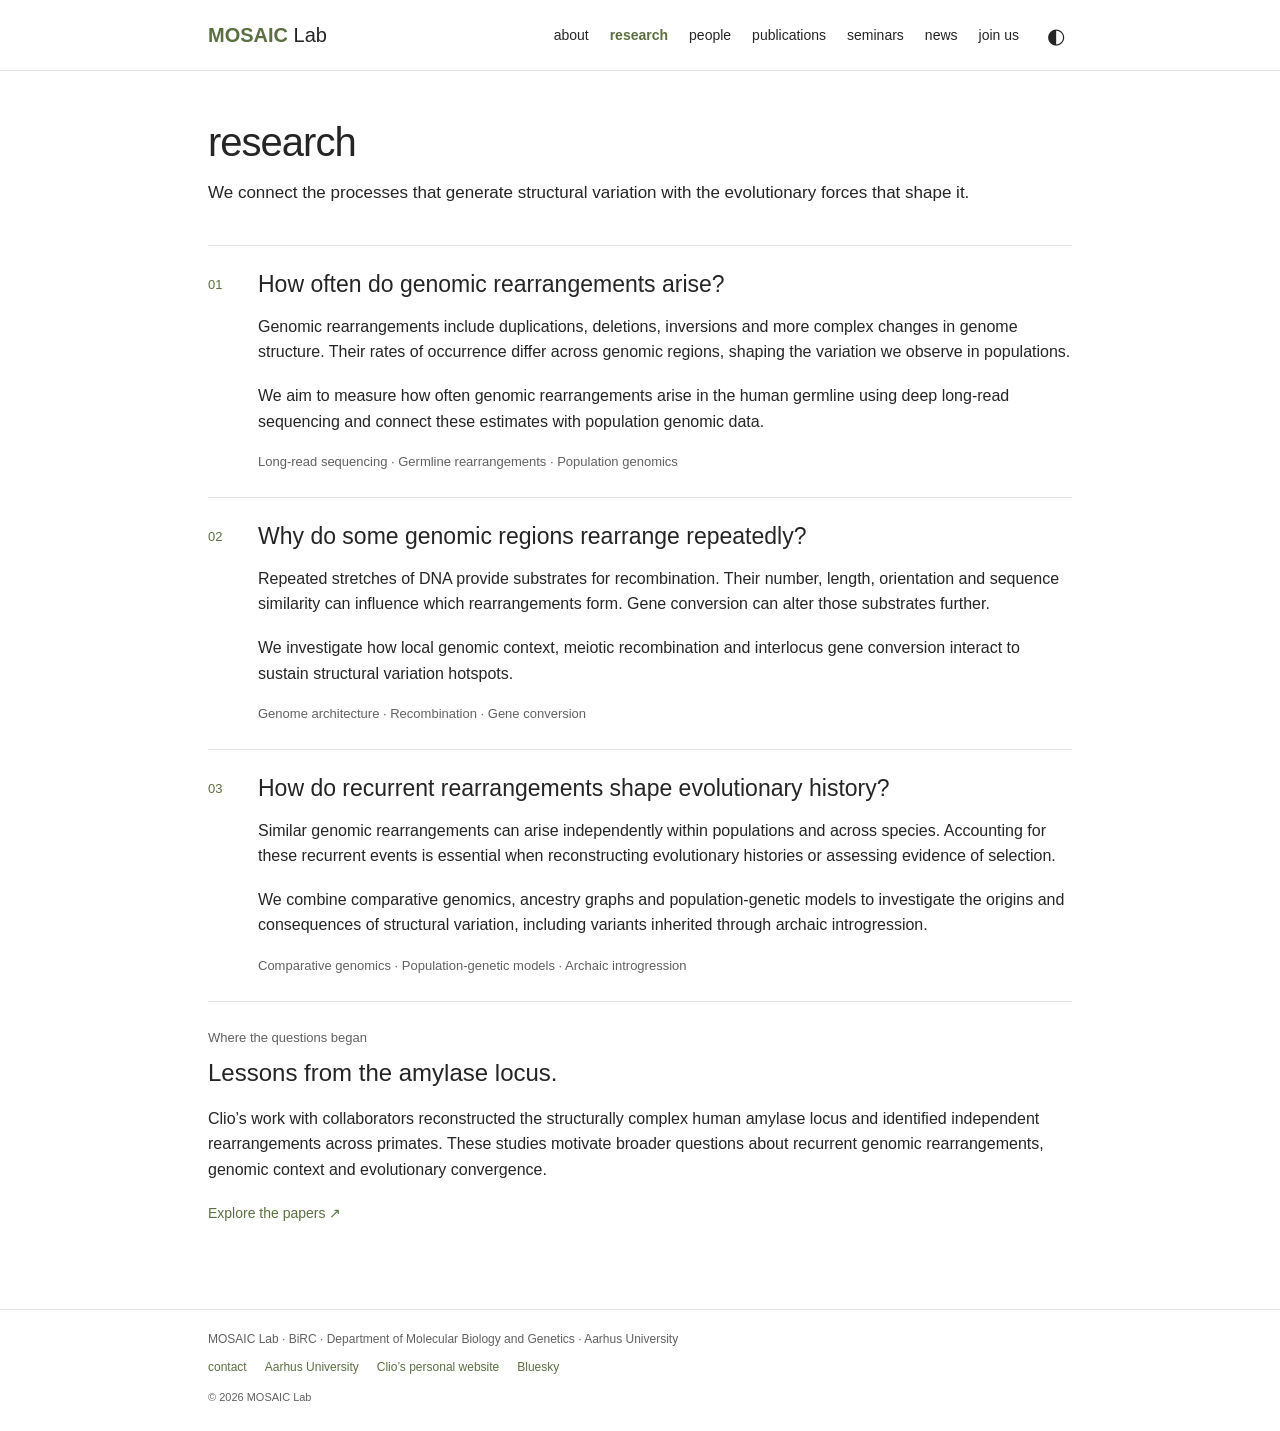
<file: research.html>
<!doctype html>
<html lang="en">
<head>
<meta charset="utf-8">
<meta name="viewport" content="width=device-width,initial-scale=1">
<meta name="description" content="How genomic rearrangements arise, why they recur and how they shape human and primate genome evolution.">
<meta name="theme-color" content="#ffffff">
<title>Research | MOSAIC Lab</title>
<link rel="canonical" href="https://mosaic-lab-aarhus.github.io/research.html">
<meta property="og:type" content="website">
<meta property="og:title" content="Research | MOSAIC Lab">
<meta property="og:description" content="How genomic rearrangements arise, why they recur and how they shape human and primate genome evolution.">
<meta property="og:url" content="https://mosaic-lab-aarhus.github.io/research.html">
<meta property="og:image" content="https://mosaic-lab-aarhus.github.io/assets/clio-2025-lab.jpg">
<link rel="icon" href="assets/favicon.ico?v=logo-a-clearer" sizes="any">
<link rel="icon" type="image/svg+xml" href="assets/favicon.svg?v=logo-a-clearer">
<link rel="apple-touch-icon" href="assets/apple-touch-icon.png?v=logo-a-clearer">
<link rel="stylesheet" href="assets/styles.css">
<script src="assets/app.js" defer>
</script>
</head>
<body>
<a class="skip" href="#main">Skip to content</a>
<header class="site-header">
<div class="wrap header-inner">
<a class="brand" href="index.html" aria-label="MOSAIC Lab home">
<strong>MOSAIC</strong> Lab</a>
<button class="menu-toggle" aria-controls="site-nav" aria-expanded="false" hidden>Menu</button>
<nav class="nav" id="site-nav" aria-label="Main navigation">
<a href="index.html">about</a>
<a href="research.html" aria-current="page">research</a>
<a href="people.html">people</a>
<a href="publications.html">publications</a>
<a href="seminars.html">seminars</a>
<a href="news.html">news</a>
<a href="join.html">join us</a>
<button type="button" class="theme-toggle" aria-label="Switch to dark theme" hidden>◐</button>
</nav>
</div>
</header>
<main id="main">
<div class="wrap">
<header class="page-head">
<p class="kicker">Research</p>
<h1>research</h1>
<p class="lead">We connect the processes that generate structural variation with the evolutionary forces that shape it.</p>
</header>
<section class="research-detail" id="mutation-rates">
<span class="number">01</span>
<h2>How often do genomic rearrangements arise?</h2>
<div>
<p>Genomic rearrangements include duplications, deletions, inversions and more complex changes in genome structure. Their rates of occurrence differ across genomic regions, shaping the variation we observe in populations.</p>
<p>We aim to measure how often genomic rearrangements arise in the human germline using deep long-read sequencing and connect these estimates with population genomic data.</p>
<div class="methods">Long-read sequencing · Germline rearrangements · Population genomics</div>
</div>
</section>
<section class="research-detail" id="mechanisms">
<span class="number">02</span>
<h2>Why do some genomic regions rearrange repeatedly?</h2>
<div>
<p>Repeated stretches of DNA provide substrates for recombination. Their number, length, orientation and sequence similarity can influence which rearrangements form. Gene conversion can alter those substrates further.</p>
<p>We investigate how local genomic context, meiotic recombination and interlocus gene conversion interact to sustain structural variation hotspots.</p>
<div class="methods">Genome architecture · Recombination · Gene conversion</div>
</div>
</section>
<section class="research-detail" id="evolution">
<span class="number">03</span>
<h2>How do recurrent rearrangements shape evolutionary history?</h2>
<div>
<p>Similar genomic rearrangements can arise independently within populations and across species. Accounting for these recurrent events is essential when reconstructing evolutionary histories or assessing evidence of selection.</p>
<p>We combine comparative genomics, ancestry graphs and population-genetic models to investigate the origins and consequences of structural variation, including variants inherited through archaic introgression.</p>
<div class="methods">Comparative genomics · Population-genetic models · Archaic introgression</div>
</div>
</section>
<section class="foundations">
<p class="kicker">Where the questions began</p>
<h2>Lessons from the amylase locus.</h2>
<p>Clio’s work with collaborators reconstructed the structurally complex human amylase locus and identified independent rearrangements across primates. These studies motivate broader questions about recurrent genomic rearrangements, genomic context and evolutionary convergence.</p>
<a class="text-link" href="publications.html">Explore the papers ↗</a>
</section>
<div class="content-bottom">
</div>
</div>

</main>
<footer class="site-footer">
<div class="wrap">
<p class="footer-affiliation">MOSAIC Lab · BiRC · Department of Molecular Biology and Genetics · Aarhus University</p>
<div class="footer-links">
<a href="join.html#contact">contact</a>
<a href="https://mbg.au.dk/en/">Aarhus University</a>
<a href="https://biolevol.github.io/">Clio’s personal website</a>
<a href="https://bsky.app/profile/evobioclio.bsky.social">Bluesky</a>
</div>
<p class="footer-bottom">© 2026 MOSAIC Lab</p>
</div>
</footer>
</body>
</html>
</file>
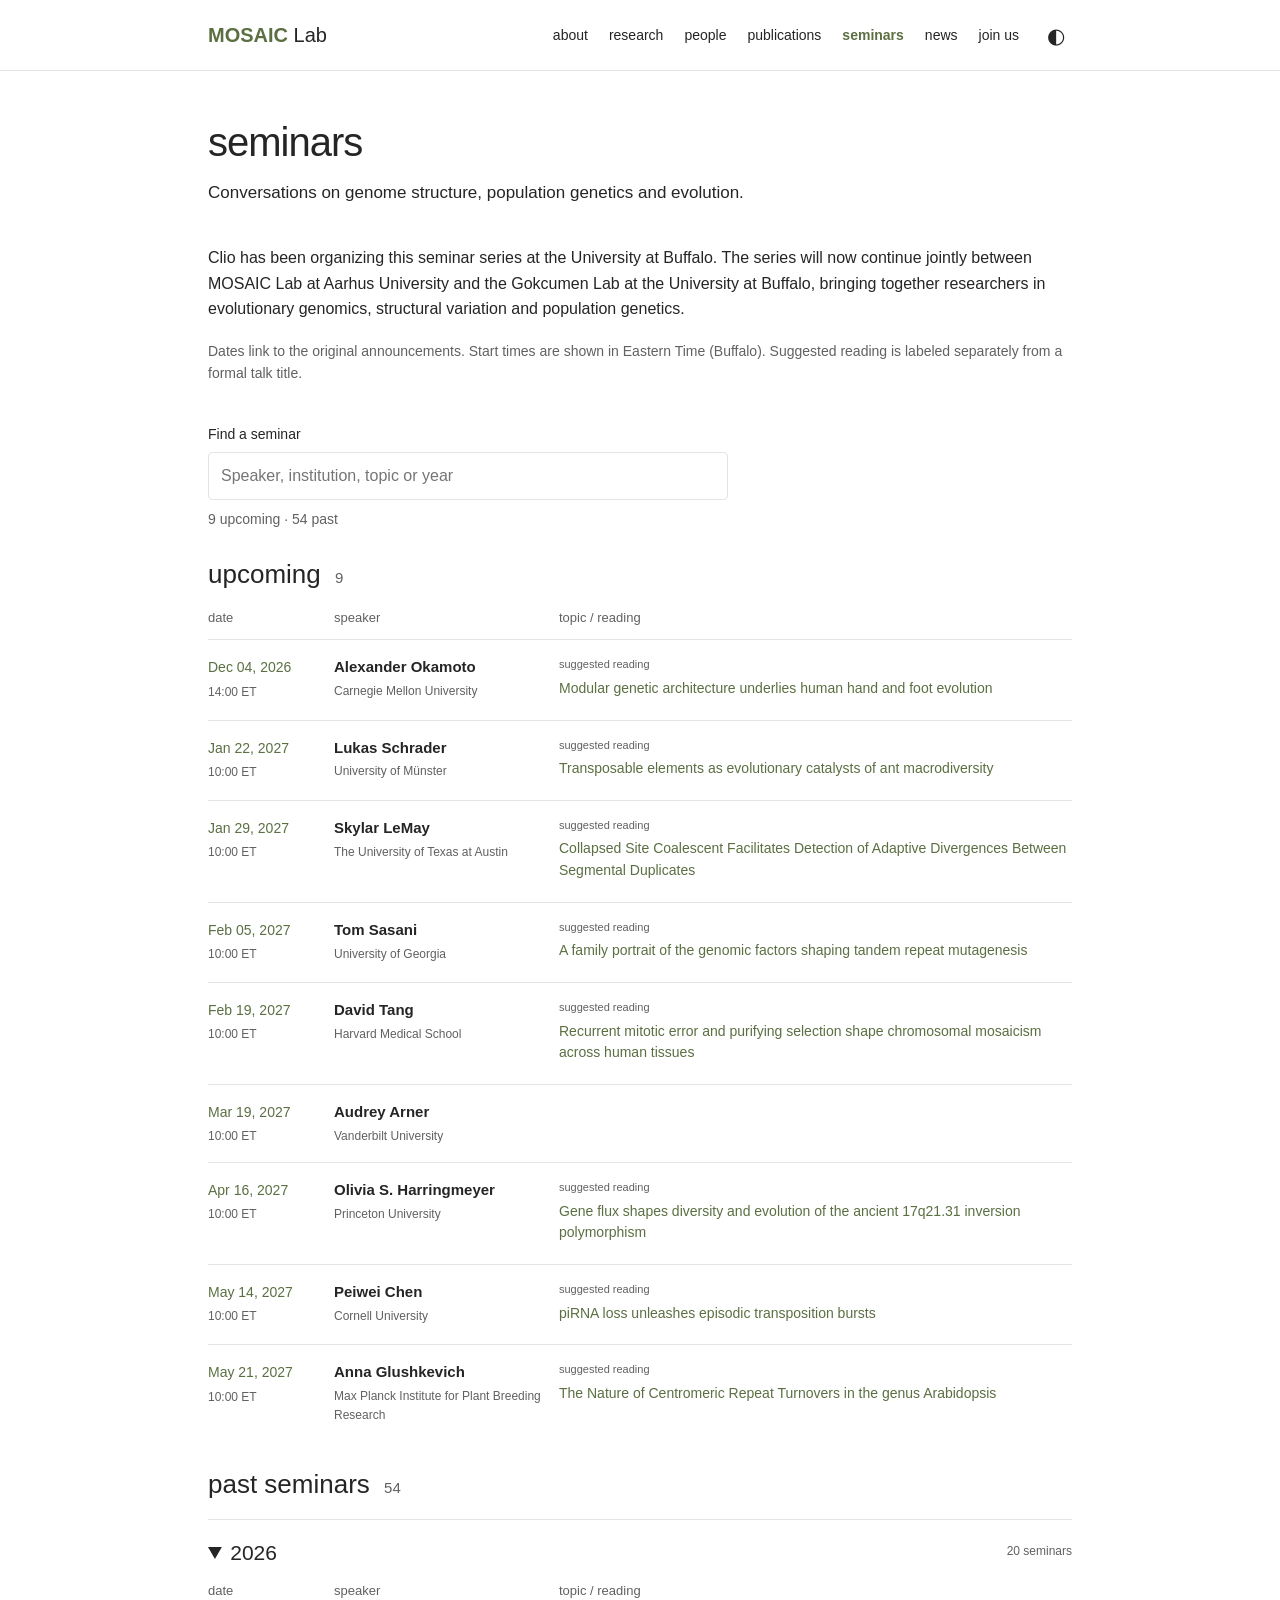
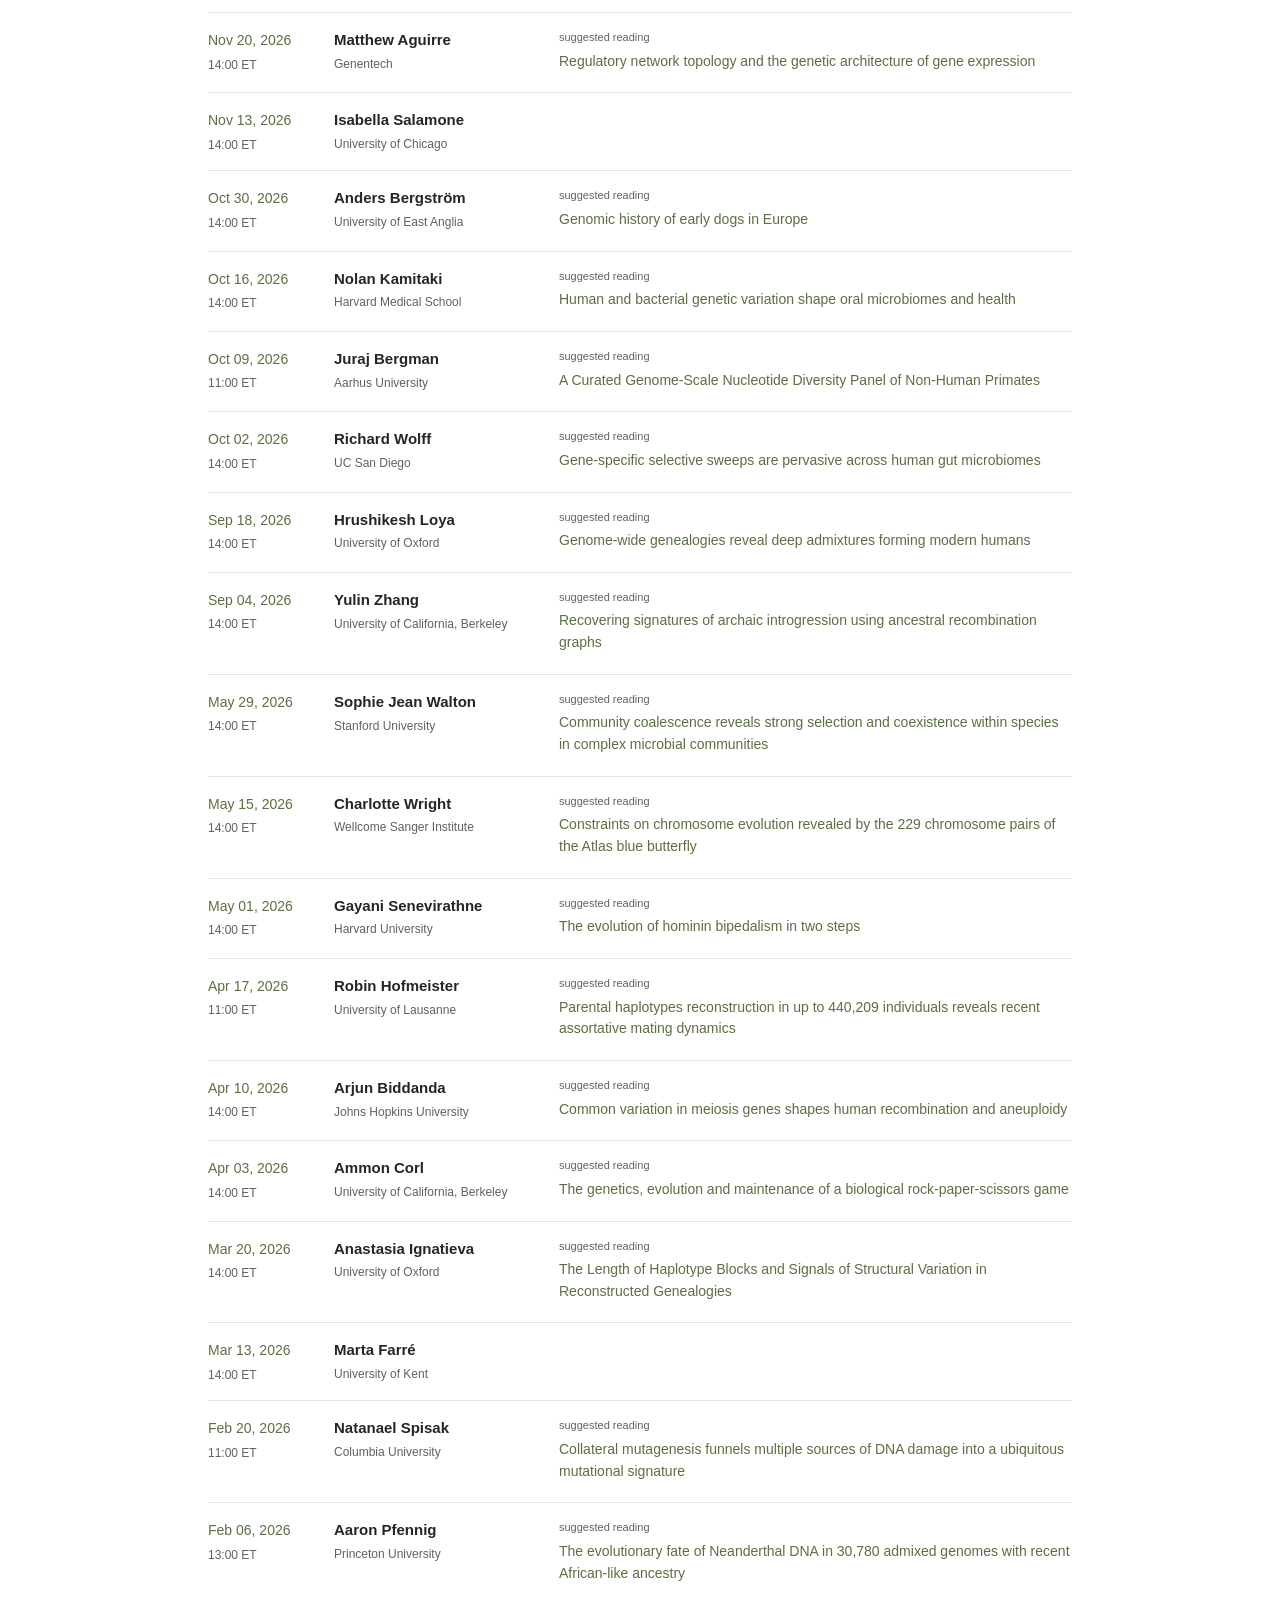
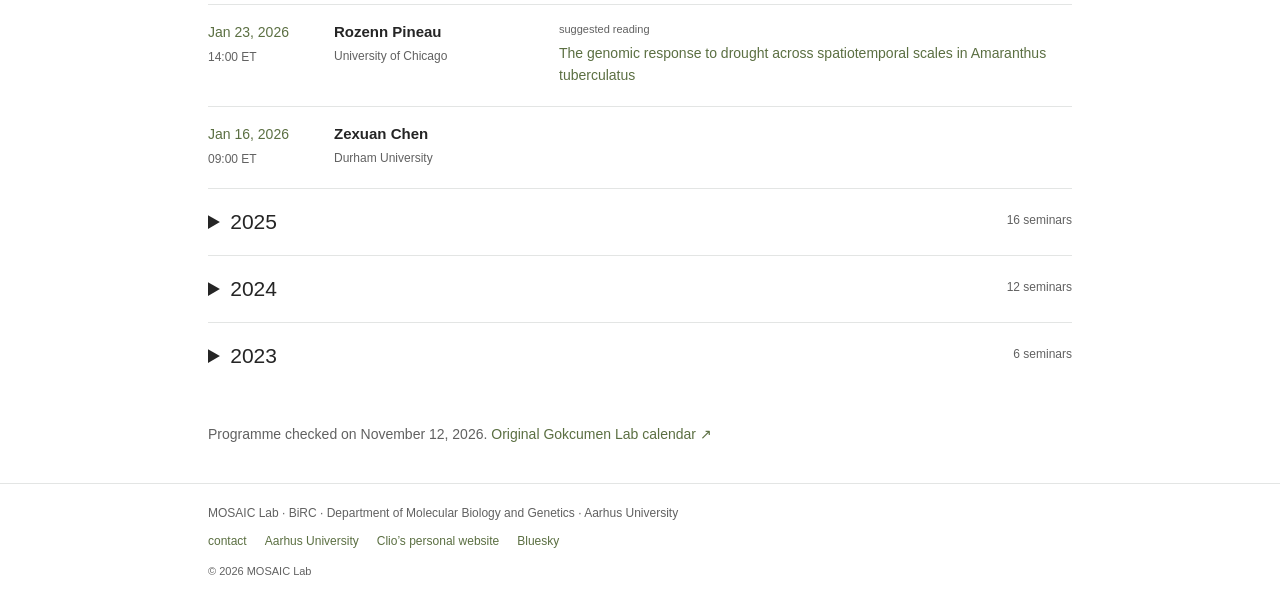
<file: seminars.html>
<!doctype html>
<html lang="en">
<head>
<meta charset="utf-8">
<meta name="viewport" content="width=device-width,initial-scale=1">
<meta name="description" content="Past and upcoming evolutionary genomics seminars organized by Clio Karageorgiou, with speakers, dates and reading.">
<meta name="theme-color" content="#ffffff">
<title>Seminars | MOSAIC Lab</title>
<link rel="canonical" href="https://mosaic-lab-aarhus.github.io/seminars.html">
<meta property="og:type" content="website">
<meta property="og:title" content="Seminars | MOSAIC Lab">
<meta property="og:description" content="Past and upcoming evolutionary genomics seminars organized by Clio Karageorgiou, with speakers, dates and reading.">
<meta property="og:url" content="https://mosaic-lab-aarhus.github.io/seminars.html">
<meta property="og:image" content="https://mosaic-lab-aarhus.github.io/assets/clio-2025-lab.jpg">
<link rel="icon" href="assets/favicon.ico?v=logo-a-clearer" sizes="any">
<link rel="icon" type="image/svg+xml" href="assets/favicon.svg?v=logo-a-clearer">
<link rel="apple-touch-icon" href="assets/apple-touch-icon.png?v=logo-a-clearer">
<link rel="stylesheet" href="assets/styles.css">
<script src="assets/app.js" defer>
</script>
</head>
<body>
<a class="skip" href="#main">Skip to content</a>
<header class="site-header">
<div class="wrap header-inner">
<a class="brand" href="index.html" aria-label="MOSAIC Lab home">
<strong>MOSAIC</strong> Lab</a>
<button class="menu-toggle" aria-controls="site-nav" aria-expanded="false" hidden>Menu</button>
<nav class="nav" id="site-nav" aria-label="Main navigation">
<a href="index.html">about</a>
<a href="research.html">research</a>
<a href="people.html">people</a>
<a href="publications.html">publications</a>
<a href="seminars.html" aria-current="page">seminars</a>
<a href="news.html">news</a>
<a href="join.html">join us</a>
<button type="button" class="theme-toggle" aria-label="Switch to dark theme" hidden>◐</button>
</nav>
</div>
</header>
<main id="main">
<!-- SEMINAR_CONTENT_START -->
<div class="wrap" id="seminar-programme">
<header class="page-head">
<h1>seminars</h1>
<p class="lead">Conversations on genome structure, population genetics and evolution.</p>
</header>
<div class="seminar-intro">
<p>Clio has been organizing this seminar series at the University at Buffalo. The series will now continue jointly between MOSAIC Lab at Aarhus University and the Gokcumen Lab at the University at Buffalo, bringing together researchers in evolutionary genomics, structural variation and population genetics.</p>
<p class="note">Dates link to the original announcements. Start times are shown in Eastern Time (Buffalo). Suggested reading is labeled separately from a formal talk title.</p>
</div>
<div class="seminar-search" hidden>
<label for="seminar-search">Find a seminar</label>
<input type="search" id="seminar-search" placeholder="Speaker, institution, topic or year" autocomplete="off">
<p class="note" id="seminar-result-count" role="status">63 seminars</p>
</div>
<section class="seminar-section" id="upcoming" aria-labelledby="upcoming-title">
<h2 id="upcoming-title">upcoming <span class="seminar-section-count" data-upcoming-count>11</span></h2>
<div class="seminar-table-wrap"><table class="seminar-table">
<caption class="sr-only">Upcoming evolutionary genomics seminars</caption>
<thead><tr><th scope="col">date</th><th scope="col">speaker</th><th scope="col">topic / reading</th></tr></thead>
<tbody data-upcoming-seminars><tr data-seminar-date="2026-11-13" data-topic-kind="unspecified">
<td><a href="https://gokcumenlab.org/event/seminar-by-isabella-salamone-university-of-chicago/" title="Original seminar announcement"><time datetime="2026-11-13">Nov 13, 2026</time></a><span class="seminar-time">14:00 ET</span></td>
<td><strong>Isabella Salamone</strong><span class="seminar-affiliation">University of Chicago</span></td>
<td></td>
</tr>
<tr data-seminar-date="2026-11-20" data-topic-kind="reading">
<td><a href="https://gokcumenlab.org/event/seminar-by-matthew-aguirre-genentech/" title="Original seminar announcement"><time datetime="2026-11-20">Nov 20, 2026</time></a><span class="seminar-time">14:00 ET</span></td>
<td><strong>Matthew Aguirre</strong><span class="seminar-affiliation">Genentech</span></td>
<td><span class="seminar-topic-label">suggested reading</span><p><a href="https://www.cell.com/cell-genomics/pdfExtended/S2666-979X(26)00081-9">Regulatory network topology and the genetic architecture of gene expression</a></p></td>
</tr>
<tr data-seminar-date="2026-12-04" data-topic-kind="reading">
<td><a href="https://gokcumenlab.org/event/seminar-by-alexander-okamoto-carnegie-mellon-university/" title="Original seminar announcement"><time datetime="2026-12-04">Dec 04, 2026</time></a><span class="seminar-time">14:00 ET</span></td>
<td><strong>Alexander Okamoto</strong><span class="seminar-affiliation">Carnegie Mellon University</span></td>
<td><span class="seminar-topic-label">suggested reading</span><p><a href="https://www.pnas.org/doi/abs/10.1073/pnas.2603297123">Modular genetic architecture underlies human hand and foot evolution</a></p></td>
</tr>
<tr data-seminar-date="2027-01-22" data-topic-kind="reading">
<td><a href="https://gokcumenlab.org/event/seminar-by-lukas-schrader-university-of-munster/" title="Original seminar announcement"><time datetime="2027-01-22">Jan 22, 2027</time></a><span class="seminar-time">10:00 ET</span></td>
<td><strong>Lukas Schrader</strong><span class="seminar-affiliation">University of Münster</span></td>
<td><span class="seminar-topic-label">suggested reading</span><p><a href="https://www.science.org/doi/10.1126/sciadv.aee0306">Transposable elements as evolutionary catalysts of ant macrodiversity</a></p></td>
</tr>
<tr data-seminar-date="2027-01-29" data-topic-kind="reading">
<td><a href="https://gokcumenlab.org/event/seminar-by-skylar-lemay-the-university-of-texas-at-austin/" title="Original seminar announcement"><time datetime="2027-01-29">Jan 29, 2027</time></a><span class="seminar-time">10:00 ET</span></td>
<td><strong>Skylar LeMay</strong><span class="seminar-affiliation">The University of Texas at Austin</span></td>
<td><span class="seminar-topic-label">suggested reading</span><p><a href="https://www.biorxiv.org/content/10.64898/2026.10.23.761411v1">Collapsed Site Coalescent Facilitates Detection of Adaptive Divergences Between Segmental Duplicates</a></p></td>
</tr>
<tr data-seminar-date="2027-02-05" data-topic-kind="reading">
<td><a href="https://gokcumenlab.org/event/seminar-by-tom-sasani-university-of-georgia/" title="Original seminar announcement"><time datetime="2027-02-05">Feb 05, 2027</time></a><span class="seminar-time">10:00 ET</span></td>
<td><strong>Tom Sasani</strong><span class="seminar-affiliation">University of Georgia</span></td>
<td><span class="seminar-topic-label">suggested reading</span><p><a href="https://www.biorxiv.org/content/10.64898/2026.03.06.710071v2">A family portrait of the genomic factors shaping tandem repeat mutagenesis</a></p></td>
</tr>
<tr data-seminar-date="2027-02-19" data-topic-kind="reading">
<td><a href="https://gokcumenlab.org/event/seminar-by-david-tang-harvard-medical-school/" title="Original seminar announcement"><time datetime="2027-02-19">Feb 19, 2027</time></a><span class="seminar-time">10:00 ET</span></td>
<td><strong>David Tang</strong><span class="seminar-affiliation">Harvard Medical School</span></td>
<td><span class="seminar-topic-label">suggested reading</span><p><a href="https://www.biorxiv.org/content/10.64898/2026.10.27.760146v1.full.pdf">Recurrent mitotic error and purifying selection shape chromosomal mosaicism across human tissues</a></p></td>
</tr>
<tr data-seminar-date="2027-03-19" data-topic-kind="unspecified">
<td><a href="https://gokcumenlab.org/event/seminar-by-audrey-arner-vanderbilt-university/" title="Original seminar announcement"><time datetime="2027-03-19">Mar 19, 2027</time></a><span class="seminar-time">10:00 ET</span></td>
<td><strong>Audrey Arner</strong><span class="seminar-affiliation">Vanderbilt University</span></td>
<td></td>
</tr>
<tr data-seminar-date="2027-04-16" data-topic-kind="reading">
<td><a href="https://gokcumenlab.org/event/seminar-by-olivia-s-harringmeyer-princeton-university/" title="Original seminar announcement"><time datetime="2027-04-16">Apr 16, 2027</time></a><span class="seminar-time">10:00 ET</span></td>
<td><strong>Olivia S. Harringmeyer</strong><span class="seminar-affiliation">Princeton University</span></td>
<td><span class="seminar-topic-label">suggested reading</span><p><a href="https://www.biorxiv.org/content/10.64898/2026.09.28.755014v1">Gene flux shapes diversity and evolution of the ancient 17q21.31 inversion polymorphism</a></p></td>
</tr>
<tr data-seminar-date="2027-05-14" data-topic-kind="reading">
<td><a href="https://gokcumenlab.org/event/seminar-by-peiwei-chen-cornell-university/" title="Original seminar announcement"><time datetime="2027-05-14">May 14, 2027</time></a><span class="seminar-time">10:00 ET</span></td>
<td><strong>Peiwei Chen</strong><span class="seminar-affiliation">Cornell University</span></td>
<td><span class="seminar-topic-label">suggested reading</span><p><a href="https://www.pnas.org/doi/10.1073/pnas.2623866123">piRNA loss unleashes episodic transposition bursts</a></p></td>
</tr>
<tr data-seminar-date="2027-05-21" data-topic-kind="reading">
<td><a href="https://gokcumenlab.org/event/seminar-by-anna-glushkevich-max-planck-institute-for-plant-breeding-research/" title="Original seminar announcement"><time datetime="2027-05-21">May 21, 2027</time></a><span class="seminar-time">10:00 ET</span></td>
<td><strong>Anna Glushkevich</strong><span class="seminar-affiliation">Max Planck Institute for Plant Breeding Research</span></td>
<td><span class="seminar-topic-label">suggested reading</span><p><a href="https://www.biorxiv.org/content/10.64898/2026.09.10.749358v1">The Nature of Centromeric Repeat Turnovers in the genus Arabidopsis</a></p></td>
</tr></tbody>
</table></div>
<p class="note" data-upcoming-empty hidden>No upcoming seminars listed.</p>
</section>
<section class="seminar-section" id="past" aria-labelledby="past-title">
<h2 id="past-title">past seminars <span class="seminar-section-count" data-past-count>52</span></h2>
<div data-past-years><details class="seminar-year" data-seminar-year="2026" open>
<summary><span class="seminar-year-label">2026</span><span class="seminar-year-count">18 seminars</span></summary>
<div class="seminar-table-wrap"><table class="seminar-table">
<caption class="sr-only">2026 past seminars</caption>
<thead><tr><th scope="col">date</th><th scope="col">speaker</th><th scope="col">topic / reading</th></tr></thead>
<tbody data-past-seminars><tr data-seminar-date="2026-10-30" data-topic-kind="reading">
<td><a href="https://gokcumenlab.org/event/seminar-by-anders-bergstrom-university-of-east-anglia/" title="Original seminar announcement"><time datetime="2026-10-30">Oct 30, 2026</time></a><span class="seminar-time">14:00 ET</span></td>
<td><strong>Anders Bergström</strong><span class="seminar-affiliation">University of East Anglia</span></td>
<td><span class="seminar-topic-label">suggested reading</span><p><a href="https://www.nature.com/articles/s41586-026-10112-7">Genomic history of early dogs in Europe</a></p></td>
</tr>
<tr data-seminar-date="2026-10-16" data-topic-kind="reading">
<td><a href="https://gokcumenlab.org/event/seminar-by-nolan-kamitaki/" title="Original seminar announcement"><time datetime="2026-10-16">Oct 16, 2026</time></a><span class="seminar-time">14:00 ET</span></td>
<td><strong>Nolan Kamitaki</strong><span class="seminar-affiliation">Harvard Medical School</span></td>
<td><span class="seminar-topic-label">suggested reading</span><p><a href="https://www.nature.com/articles/s41586-025-10037-7">Human and bacterial genetic variation shape oral microbiomes and health</a></p></td>
</tr>
<tr data-seminar-date="2026-10-09" data-topic-kind="reading">
<td><a href="https://gokcumenlab.org/event/seminar-by-juraj-bergman-aarhus-university/" title="Original seminar announcement"><time datetime="2026-10-09">Oct 09, 2026</time></a><span class="seminar-time">11:00 ET</span></td>
<td><strong>Juraj Bergman</strong><span class="seminar-affiliation">Aarhus University</span></td>
<td><span class="seminar-topic-label">suggested reading</span><p><a href="https://www.biorxiv.org/lookup/doi/10.64898/2026.06.16.732573">A Curated Genome-Scale Nucleotide Diversity Panel of Non-Human Primates</a></p></td>
</tr>
<tr data-seminar-date="2026-10-02" data-topic-kind="reading">
<td><a href="https://gokcumenlab.org/event/seminar-by-richard-wolff-uc-san-diego/" title="Original seminar announcement"><time datetime="2026-10-02">Oct 02, 2026</time></a><span class="seminar-time">14:00 ET</span></td>
<td><strong>Richard Wolff</strong><span class="seminar-affiliation">UC San Diego</span></td>
<td><span class="seminar-topic-label">suggested reading</span><p><a href="https://www.nature.com/articles/s41586-025-09798-y">Gene-specific selective sweeps are pervasive across human gut microbiomes</a></p></td>
</tr>
<tr data-seminar-date="2026-09-18" data-topic-kind="reading">
<td><a href="https://gokcumenlab.org/event/seminar-by-hrushikesh-loya-university-of-oxford/" title="Original seminar announcement"><time datetime="2026-09-18">Sep 18, 2026</time></a><span class="seminar-time">14:00 ET</span></td>
<td><strong>Hrushikesh Loya</strong><span class="seminar-affiliation">University of Oxford</span></td>
<td><span class="seminar-topic-label">suggested reading</span><p><a href="https://www.biorxiv.org/content/10.64898/2026.04.17.719197.abstract">Genome-wide genealogies reveal deep admixtures forming modern humans</a></p></td>
</tr>
<tr data-seminar-date="2026-09-04" data-topic-kind="reading">
<td><a href="https://gokcumenlab.org/event/seminar-by-yulin-zhang-uc-berkeley/" title="Original seminar announcement"><time datetime="2026-09-04">Sep 04, 2026</time></a><span class="seminar-time">14:00 ET</span></td>
<td><strong>Yulin Zhang</strong><span class="seminar-affiliation">University of California, Berkeley</span></td>
<td><span class="seminar-topic-label">suggested reading</span><p><a href="https://www.biorxiv.org/content/10.64898/2026.03.03.709416v1">Recovering signatures of archaic introgression using ancestral recombination graphs</a></p></td>
</tr>
<tr data-seminar-date="2026-05-29" data-topic-kind="reading">
<td><a href="https://gokcumenlab.org/event/seminar-by-sophie-jean-walton-stanford-university/" title="Original seminar announcement"><time datetime="2026-05-29">May 29, 2026</time></a><span class="seminar-time">14:00 ET</span></td>
<td><strong>Sophie Jean Walton</strong><span class="seminar-affiliation">Stanford University</span></td>
<td><span class="seminar-topic-label">suggested reading</span><p><a href="https://www.biorxiv.org/content/10.1101/2025.11.06.687011v1.abstract">Community coalescence reveals strong selection and coexistence within species in complex microbial communities</a></p></td>
</tr>
<tr data-seminar-date="2026-05-15" data-topic-kind="reading">
<td><a href="https://gokcumenlab.org/event/seminar-by-charlotte-wright-wellcome-sanger-institute/" title="Original seminar announcement"><time datetime="2026-05-15">May 15, 2026</time></a><span class="seminar-time">14:00 ET</span></td>
<td><strong>Charlotte Wright</strong><span class="seminar-affiliation">Wellcome Sanger Institute</span></td>
<td><span class="seminar-topic-label">suggested reading</span><p><a href="https://www.cell.com/current-biology/fulltext/S0960-9822(25)01098-X">Constraints on chromosome evolution revealed by the 229 chromosome pairs of the Atlas blue butterfly</a></p></td>
</tr>
<tr data-seminar-date="2026-05-01" data-topic-kind="reading">
<td><a href="https://gokcumenlab.org/event/seminar-by-gayani-senevirathne-harvard-university/" title="Original seminar announcement"><time datetime="2026-05-01">May 01, 2026</time></a><span class="seminar-time">14:00 ET</span></td>
<td><strong>Gayani Senevirathne</strong><span class="seminar-affiliation">Harvard University</span></td>
<td><span class="seminar-topic-label">suggested reading</span><p><a href="https://www.nature.com/articles/s41586-025-09399-9">The evolution of hominin bipedalism in two steps</a></p></td>
</tr>
<tr data-seminar-date="2026-04-17" data-topic-kind="reading">
<td><a href="https://gokcumenlab.org/event/seminar-by-robin-hofmeister-university-of-lausanne/" title="Original seminar announcement"><time datetime="2026-04-17">Apr 17, 2026</time></a><span class="seminar-time">11:00 ET</span></td>
<td><strong>Robin Hofmeister</strong><span class="seminar-affiliation">University of Lausanne</span></td>
<td><span class="seminar-topic-label">suggested reading</span><p><a href="https://www.biorxiv.org/content/10.1101/2025.09.24.678243v1.full">Parental haplotypes reconstruction in up to 440,209 individuals reveals recent assortative mating dynamics</a></p></td>
</tr>
<tr data-seminar-date="2026-04-10" data-topic-kind="reading">
<td><a href="https://gokcumenlab.org/event/seminar-by-arjun-biddanda-johns-hopkins-university/" title="Original seminar announcement"><time datetime="2026-04-10">Apr 10, 2026</time></a><span class="seminar-time">14:00 ET</span></td>
<td><strong>Arjun Biddanda</strong><span class="seminar-affiliation">Johns Hopkins University</span></td>
<td><span class="seminar-topic-label">suggested reading</span><p><a href="https://www.nature.com/articles/s41586-025-09964-2">Common variation in meiosis genes shapes human recombination and aneuploidy</a></p></td>
</tr>
<tr data-seminar-date="2026-04-03" data-topic-kind="reading">
<td><a href="https://gokcumenlab.org/event/seminar-by-ammon-corl-university-of-california-berkeley/" title="Original seminar announcement"><time datetime="2026-04-03">Apr 03, 2026</time></a><span class="seminar-time">14:00 ET</span></td>
<td><strong>Ammon Corl</strong><span class="seminar-affiliation">University of California, Berkeley</span></td>
<td><span class="seminar-topic-label">suggested reading</span><p><a href="https://www.science.org/doi/abs/10.1126/science.adw8265">The genetics, evolution and maintenance of a biological rock-paper-scissors game</a></p></td>
</tr>
<tr data-seminar-date="2026-03-20" data-topic-kind="reading">
<td><a href="https://gokcumenlab.org/event/seminar-by-anastasia-ignatieva-university-of-oxford/" title="Original seminar announcement"><time datetime="2026-03-20">Mar 20, 2026</time></a><span class="seminar-time">14:00 ET</span></td>
<td><strong>Anastasia Ignatieva</strong><span class="seminar-affiliation">University of Oxford</span></td>
<td><span class="seminar-topic-label">suggested reading</span><p><a href="https://academic.oup.com/mbe/article/42/9/msaf190/8223473">The Length of Haplotype Blocks and Signals of Structural Variation in Reconstructed Genealogies</a></p></td>
</tr>
<tr data-seminar-date="2026-03-13" data-topic-kind="unspecified">
<td><a href="https://gokcumenlab.org/event/seminar-by-marta-farre-university-of-kent/" title="Original seminar announcement"><time datetime="2026-03-13">Mar 13, 2026</time></a><span class="seminar-time">14:00 ET</span></td>
<td><strong>Marta Farré</strong><span class="seminar-affiliation">University of Kent</span></td>
<td></td>
</tr>
<tr data-seminar-date="2026-02-20" data-topic-kind="reading">
<td><a href="https://gokcumenlab.org/event/seminar-by-natanael-spisak-columbia-university/" title="Original seminar announcement"><time datetime="2026-02-20">Feb 20, 2026</time></a><span class="seminar-time">11:00 ET</span></td>
<td><strong>Natanael Spisak</strong><span class="seminar-affiliation">Columbia University</span></td>
<td><span class="seminar-topic-label">suggested reading</span><p><a href="https://www.biorxiv.org/content/10.1101/2025.08.28.672844v1.abstract">Collateral mutagenesis funnels multiple sources of DNA damage into a ubiquitous mutational signature</a></p></td>
</tr>
<tr data-seminar-date="2026-02-06" data-topic-kind="reading">
<td><a href="https://gokcumenlab.org/event/seminar-by-aaron-pfennig-princeton-university/" title="Original seminar announcement"><time datetime="2026-02-06">Feb 06, 2026</time></a><span class="seminar-time">13:00 ET</span></td>
<td><strong>Aaron Pfennig</strong><span class="seminar-affiliation">Princeton University</span></td>
<td><span class="seminar-topic-label">suggested reading</span><p><a href="https://www.biorxiv.org/content/10.1101/2024.07.25.605203v1">The evolutionary fate of Neanderthal DNA in 30,780 admixed genomes with recent African-like ancestry</a></p></td>
</tr>
<tr data-seminar-date="2026-01-23" data-topic-kind="reading">
<td><a href="https://gokcumenlab.org/event/seminar-by-rozenn-pineau-university-of-chicago/" title="Original seminar announcement"><time datetime="2026-01-23">Jan 23, 2026</time></a><span class="seminar-time">14:00 ET</span></td>
<td><strong>Rozenn Pineau</strong><span class="seminar-affiliation">University of Chicago</span></td>
<td><span class="seminar-topic-label">suggested reading</span><p><a href="https://www.biorxiv.org/content/10.1101/2025.10.02.679894v1.abstract">The genomic response to drought across spatiotemporal scales in Amaranthus tuberculatus</a></p></td>
</tr>
<tr data-seminar-date="2026-01-16" data-topic-kind="unspecified">
<td><a href="https://gokcumenlab.org/event/seminar-by-zexuan-chen-durham-university/" title="Original seminar announcement"><time datetime="2026-01-16">Jan 16, 2026</time></a><span class="seminar-time">09:00 ET</span></td>
<td><strong>Zexuan Chen</strong><span class="seminar-affiliation">Durham University</span></td>
<td></td>
</tr></tbody>
</table></div>
</details><details class="seminar-year" data-seminar-year="2025">
<summary><span class="seminar-year-label">2025</span><span class="seminar-year-count">16 seminars</span></summary>
<div class="seminar-table-wrap"><table class="seminar-table">
<caption class="sr-only">2025 past seminars</caption>
<thead><tr><th scope="col">date</th><th scope="col">speaker</th><th scope="col">topic / reading</th></tr></thead>
<tbody data-past-seminars><tr data-seminar-date="2025-11-17" data-topic-kind="unspecified">
<td><a href="https://gokcumenlab.org/event/seminar-by-leon-hilgers-senckenberg-leibniz-institution-for-biodiversity-and-earth-system-research-sgn/" title="Original seminar announcement"><time datetime="2025-11-17">Nov 17, 2025</time></a><span class="seminar-time">15:00 ET</span></td>
<td><strong>Leon Hilgers</strong><span class="seminar-affiliation">Senckenberg – Leibniz Institution for Biodiversity and Earth System Research (SGN)</span></td>
<td></td>
</tr>
<tr data-seminar-date="2025-11-03" data-topic-kind="reading">
<td><a href="https://gokcumenlab.org/event/seminar-by-angela-poole-cornell-university/" title="Original seminar announcement"><time datetime="2025-11-03">Nov 03, 2025</time></a><span class="seminar-time">15:00 ET</span></td>
<td><strong>Angela Poole</strong><span class="seminar-affiliation">Cornell University</span></td>
<td><span class="seminar-topic-label">suggested reading</span><p><a href="https://journals.plos.org/plosone/article?id=10.1371/journal.pone.0324660">The association between salivary amylase gene copy number and enzyme activity with type 2 diabetes status</a></p></td>
</tr>
<tr data-seminar-date="2025-10-27" data-topic-kind="reading">
<td><a href="https://gokcumenlab.org/event/seminar-by-anna-igolkina-gregor-mendel-institute/" title="Original seminar announcement"><time datetime="2025-10-27">Oct 27, 2025</time></a><span class="seminar-time">15:00 ET</span></td>
<td><strong>Anna Igolkina</strong><span class="seminar-affiliation">Gregor Mendel Institute</span></td>
<td><span class="seminar-topic-label">suggested reading</span><p><a href="https://www.biorxiv.org/content/10.1101/2024.05.30.596703v2.abstract">Towards an unbiased characterization of genetic polymorphism: a comparison of 27 A. thaliana genomes</a></p></td>
</tr>
<tr data-seminar-date="2025-10-20" data-topic-kind="unspecified">
<td><a href="https://gokcumenlab.org/event/seminar-by-hannah-moots-stockholm-university/" title="Original seminar announcement"><time datetime="2025-10-20">Oct 20, 2025</time></a><span class="seminar-time">15:00 ET</span></td>
<td><strong>Hannah Moots</strong><span class="seminar-affiliation">Stockholm University</span></td>
<td></td>
</tr>
<tr data-seminar-date="2025-10-06" data-topic-kind="reading">
<td><a href="https://gokcumenlab.org/event/seminar-by-elise-kerdoncuff-pasteur-institute/" title="Original seminar announcement"><time datetime="2025-10-06">Oct 06, 2025</time></a><span class="seminar-time">15:00 ET</span></td>
<td><strong>Elise Kerdoncuff</strong><span class="seminar-affiliation">Pasteur Institute</span></td>
<td><span class="seminar-topic-label">suggested reading</span><p><a href="https://www.cell.com/cell/fulltext/S0092-8674(25)00462-3">50,000 years of evolutionary history of India: Impact on health and disease variation</a></p></td>
</tr>
<tr data-seminar-date="2025-09-22" data-topic-kind="unspecified">
<td><a href="https://gokcumenlab.org/event/seminar-by-alexander-turco-princess-margaret-cancer-research-centre/" title="Original seminar announcement"><time datetime="2025-09-22">Sep 22, 2025</time></a><span class="seminar-time">15:00 ET</span></td>
<td><strong>Alexander Turco</strong><span class="seminar-affiliation">Princess Margaret Cancer Research Centre</span></td>
<td></td>
</tr>
<tr data-seminar-date="2025-09-08" data-topic-kind="reading">
<td><a href="https://gokcumenlab.org/event/seminar-by-samantha-l-cox-university-of-pennsylvania/" title="Original seminar announcement"><time datetime="2025-09-08">Sep 08, 2025</time></a><span class="seminar-time">15:00 ET</span></td>
<td><strong>Samantha L Cox</strong><span class="seminar-affiliation">University of Pennsylvania</span></td>
<td><span class="seminar-topic-label">suggested reading</span><p><a href="https://www.biorxiv.org/content/10.1101/2025.07.11.664181v1.abstract">Effects of ancestry, agriculture and lactase persistence on the stature of prehistoric Europeans</a></p></td>
</tr>
<tr data-seminar-date="2025-05-23" data-topic-kind="reading">
<td><a href="https://gokcumenlab.org/event/seminar-by-jonas-koeppel-university-of-washington/" title="Original seminar announcement"><time datetime="2025-05-23">May 23, 2025</time></a><span class="seminar-time">15:00 ET</span></td>
<td><strong>Jonas Koeppel</strong><span class="seminar-affiliation">University of Washington</span></td>
<td><span class="seminar-topic-label">suggested reading</span><p><a href="https://www.science.org/doi/full/10.1126/science.ado3979">Randomizing the human genome by engineering recombination between repeat elements</a></p></td>
</tr>
<tr data-seminar-date="2025-05-09" data-topic-kind="reading">
<td><a href="https://gokcumenlab.org/event/seminar-by-irina-m-velsko-max-planck-institute-for-evolutionary-anthropology/" title="Original seminar announcement"><time datetime="2025-05-09">May 09, 2025</time></a><span class="seminar-time">15:00 ET</span></td>
<td><strong>Irina M Velsko</strong><span class="seminar-affiliation">Max Planck Institute for Evolutionary Anthropology</span></td>
<td><span class="seminar-topic-label">suggested reading</span><p><a href="https://www.nature.com/articles/s41467-024-53920-z">Exploring the potential of dental calculus to shed light on past human migrations in Oceania</a></p></td>
</tr>
<tr data-seminar-date="2025-04-18" data-topic-kind="reading">
<td><a href="https://gokcumenlab.org/event/seminar-by-walfred-ma-university-of-southern-california/" title="Original seminar announcement"><time datetime="2025-04-18">Apr 18, 2025</time></a><span class="seminar-time">15:00 ET</span></td>
<td><strong>Walfred Ma</strong><span class="seminar-affiliation">University of Southern California</span></td>
<td><span class="seminar-topic-label">suggested reading</span><p><a href="https://www.biorxiv.org/content/10.1101/2024.08.11.607269v5">Genotyping sequence-resolved copy-number variations using pangenomes reveals paralog-specific global diversity and expression divergence of gene duplication</a></p></td>
</tr>
<tr data-seminar-date="2025-04-04" data-topic-kind="reading">
<td><a href="https://gokcumenlab.org/event/seminar-by-richard-abdill-university-of-chicago/" title="Original seminar announcement"><time datetime="2025-04-04">Apr 04, 2025</time></a><span class="seminar-time">15:00 ET</span></td>
<td><strong>Richard Abdill</strong><span class="seminar-affiliation">University of Chicago</span></td>
<td><span class="seminar-topic-label">suggested reading</span><p><a href="https://www.cell.com/cell/fulltext/S0092-8674(24)01430-2">Integration of 168,000 samples reveals global patterns of the human gut microbiome</a></p></td>
</tr>
<tr data-seminar-date="2025-03-21" data-topic-kind="title">
<td><a href="https://gokcumenlab.org/event/4063/" title="Original seminar announcement"><time datetime="2025-03-21">Mar 21, 2025</time></a><span class="seminar-time">15:00 ET</span></td>
<td><strong>Daniela C. Soto</strong><span class="seminar-affiliation">University of California, Los Angeles</span></td>
<td><span class="seminar-topic-label">talk title</span><p><a href="https://pmc.ncbi.nlm.nih.gov/articles/PMC11463660/">Gene expansions contributing to human brain evolution</a></p></td>
</tr>
<tr data-seminar-date="2025-03-07" data-topic-kind="reading">
<td><a href="https://gokcumenlab.org/event/seminar-by-axel-jensen-uppsala-university/" title="Original seminar announcement"><time datetime="2025-03-07">Mar 07, 2025</time></a><span class="seminar-time">15:00 ET</span></td>
<td><strong>Axel Jensen</strong><span class="seminar-affiliation">Uppsala University</span></td>
<td><span class="seminar-topic-label">suggested reading</span><p><a href="https://www.nature.com/articles/s41467-024-54719-8">Y chromosome introgression between deeply divergent primate species</a></p></td>
</tr>
<tr data-seminar-date="2025-02-07" data-topic-kind="reading">
<td><a href="https://gokcumenlab.org/event/seminar-by-cara-brand-university-of-pennsylvania/" title="Original seminar announcement"><time datetime="2025-02-07">Feb 07, 2025</time></a><span class="seminar-time">15:00 ET</span></td>
<td><strong>Cara Brand</strong><span class="seminar-affiliation">University of Pennsylvania</span></td>
<td><span class="seminar-topic-label">suggested reading</span><p><a href="https://pubmed.ncbi.nlm.nih.gov/38865490/">Suggested articles in the original announcement</a></p><div class="seminar-reading-links"><a href="https://pubmed.ncbi.nlm.nih.gov/35643081/">Second suggested article</a></div></td>
</tr>
<tr data-seminar-date="2025-01-24" data-topic-kind="reading">
<td><a href="https://gokcumenlab.org/event/seminar-by-spencer-koury-auburn-university/" title="Original seminar announcement"><time datetime="2025-01-24">Jan 24, 2025</time></a><span class="seminar-time">15:00 ET</span></td>
<td><strong>Spencer Koury</strong><span class="seminar-affiliation">Auburn University</span></td>
<td><span class="seminar-topic-label">suggested reading</span><p><a href="https://pmc.ncbi.nlm.nih.gov/articles/PMC10076299/">Heredity and Genetics articles in the original announcement</a></p><div class="seminar-reading-links"><a href="https://academic.oup.com/genetics/article/225/2/iyad158/7250222">Genetics article</a></div></td>
</tr>
<tr data-seminar-date="2025-01-10" data-topic-kind="reading">
<td><a href="https://gokcumenlab.org/event/seminar-by-nikhil-milind-stanford-university/" title="Original seminar announcement"><time datetime="2025-01-10">Jan 10, 2025</time></a><span class="seminar-time">15:00 ET</span></td>
<td><strong>Nikhil Milind</strong><span class="seminar-affiliation">Stanford University</span></td>
<td><span class="seminar-topic-label">suggested reading</span><p><a href="https://www.medrxiv.org/content/medrxiv/early/2024/11/11/2024.11.11.24317065.full.pdf">Preprint linked in the original announcement</a></p></td>
</tr></tbody>
</table></div>
</details><details class="seminar-year" data-seminar-year="2024">
<summary><span class="seminar-year-label">2024</span><span class="seminar-year-count">12 seminars</span></summary>
<div class="seminar-table-wrap"><table class="seminar-table">
<caption class="sr-only">2024 past seminars</caption>
<thead><tr><th scope="col">date</th><th scope="col">speaker</th><th scope="col">topic / reading</th></tr></thead>
<tbody data-past-seminars><tr data-seminar-date="2024-12-02" data-topic-kind="unspecified">
<td><a href="https://gokcumenlab.org/event/seminar-by-benjamin-peter-university-of-rochester/" title="Original seminar announcement"><time datetime="2024-12-02">Dec 02, 2024</time></a><span class="seminar-time">15:00 ET</span></td>
<td><strong>Benjamin Peter</strong><span class="seminar-affiliation">University of Rochester</span></td>
<td></td>
</tr>
<tr data-seminar-date="2024-11-25" data-topic-kind="unspecified">
<td><a href="https://gokcumenlab.org/event/seminar-by-amanda-larracuente-university-of-rochester/" title="Original seminar announcement"><time datetime="2024-11-25">Nov 25, 2024</time></a><span class="seminar-time">15:00 ET</span></td>
<td><strong>Amanda Larracuente</strong><span class="seminar-affiliation">University of Rochester</span></td>
<td></td>
</tr>
<tr data-seminar-date="2024-11-18" data-topic-kind="title">
<td><a href="https://gokcumenlab.org/event/seminar-by-djivan-prentout-columbia/" title="Original seminar announcement"><time datetime="2024-11-18">Nov 18, 2024</time></a><span class="seminar-time">15:00 ET</span></td>
<td><strong>Djivan Prentout</strong><span class="seminar-affiliation">Columbia University</span></td>
<td><span class="seminar-topic-label">talk title</span><p><a href="https://www.biorxiv.org/content/10.1101/2024.09.05.611523v1.abstract">Conservation of mutation and recombination parameters between mammals and zebra finch</a></p></td>
</tr>
<tr data-seminar-date="2024-11-04" data-topic-kind="title">
<td><a href="https://gokcumenlab.org/event/seminar-by-meaghan-marohn-uc-berkeley/" title="Original seminar announcement"><time datetime="2024-11-04">Nov 04, 2024</time></a><span class="seminar-time">15:00 ET</span></td>
<td><strong>Meaghan Marohn</strong><span class="seminar-affiliation">UC Berkeley</span></td>
<td><span class="seminar-topic-label">talk title</span><p>Revisiting the evolution of lactase persistence: insights from South Asian genomes</p><div class="seminar-reading-links"><a href="https://www.annualreviews.org/content/journals/10.1146/annurev-genom-091416-035340">Review 1</a> · <a href="https://royalsocietypublishing.org/doi/10.1098/rstb.2010.0268">Review 2</a> · <a href="https://academic.oup.com/mbe/article/29/1/249/1749245?login=false#77835497">Article</a></div></td>
</tr>
<tr data-seminar-date="2024-10-28" data-topic-kind="reading">
<td><a href="https://gokcumenlab.org/event/seminar-by-amnon-koren-roswell-park/" title="Original seminar announcement"><time datetime="2024-10-28">Oct 28, 2024</time></a><span class="seminar-time">14:30 ET</span></td>
<td><strong>Amnon Koren</strong><span class="seminar-affiliation">Roswell Park</span></td>
<td><span class="seminar-topic-label">suggested reading</span><p><a href="https://www.cell.com/fulltext/S0092-8674(14)01313-0">Cell article linked in the original announcement</a></p></td>
</tr>
<tr data-seminar-date="2024-06-21" data-topic-kind="unspecified">
<td><a href="https://gokcumenlab.org/event/seminar-by-amy-goldberg-duke/" title="Original seminar announcement"><time datetime="2024-06-21">Jun 21, 2024</time></a><span class="seminar-time">14:00 ET</span></td>
<td><strong>Amy Goldberg</strong><span class="seminar-affiliation">Duke University</span></td>
<td></td>
</tr>
<tr data-seminar-date="2024-06-07" data-topic-kind="reading">
<td><a href="https://gokcumenlab.org/event/seminar-by-carla-bautista-universite-laval/" title="Original seminar announcement"><time datetime="2024-06-07">Jun 07, 2024</time></a><span class="seminar-time">15:00 ET</span></td>
<td><strong>Carla Bautista</strong><span class="seminar-affiliation">Université Laval</span></td>
<td><span class="seminar-topic-label">suggested reading</span><p><a href="https://www.biorxiv.org/content/10.1101/2023.12.15.571924v1.abstract">Bautista et al. 2023</a></p></td>
</tr>
<tr data-seminar-date="2024-05-31" data-topic-kind="reading">
<td><a href="https://gokcumenlab.org/event/seminar-by-bo-xia-harvard-university/" title="Original seminar announcement"><time datetime="2024-05-31">May 31, 2024</time></a><span class="seminar-time">15:00 ET</span></td>
<td><strong>Bo Xia</strong><span class="seminar-affiliation">Harvard University</span></td>
<td><span class="seminar-topic-label">suggested reading</span><p><a href="https://pubmed.ncbi.nlm.nih.gov/38072067/">Never-ending story of Brachyury: From short-tailed mice to tailless primates</a></p><div class="seminar-reading-links"><a href="https://pubmed.ncbi.nlm.nih.gov/37588936/">Suggested article 2</a> · <a href="https://pubmed.ncbi.nlm.nih.gov/29315541/">Suggested article 3</a> · <a href="https://pubmed.ncbi.nlm.nih.gov/31559446/">Suggested article 4</a> · <a href="https://pubmed.ncbi.nlm.nih.gov/7588606/">Suggested article 5</a></div></td>
</tr>
<tr data-seminar-date="2024-04-26" data-topic-kind="unspecified">
<td><a href="https://gokcumenlab.org/event/seminar-by-joaquin-c-b-nunez-university-of-vermont/" title="Original seminar announcement"><time datetime="2024-04-26">Apr 26, 2024</time></a><span class="seminar-time">10:30 ET</span></td>
<td><strong>Joaquin C. B. Nunez</strong><span class="seminar-affiliation">University of Vermont</span></td>
<td></td>
</tr>
<tr data-seminar-date="2024-04-12" data-topic-kind="unspecified">
<td><a href="https://gokcumenlab.org/event/seminar-by-aurora-ruiz-herrera-universitat-autonoma-de-barcelona/" title="Original seminar announcement"><time datetime="2024-04-12">Apr 12, 2024</time></a><span class="seminar-time">10:00 ET</span></td>
<td><strong>Aurora Ruiz-Herrera</strong><span class="seminar-affiliation">Universitat Autònoma de Barcelona</span></td>
<td></td>
</tr>
<tr data-seminar-date="2024-04-05" data-topic-kind="unspecified">
<td><a href="https://gokcumenlab.org/event/seminar-by-shikha-jain-ub/" title="Original seminar announcement"><time datetime="2024-04-05">Apr 05, 2024</time></a><span class="seminar-time">10:00 ET</span></td>
<td><strong>Shikha Jain</strong><span class="seminar-affiliation">University at Buffalo</span></td>
<td></td>
</tr>
<tr data-seminar-date="2024-03-15" data-topic-kind="reading">
<td><a href="https://gokcumenlab.org/event/seminar_gilbertson/" title="Original seminar announcement"><time datetime="2024-03-15">Mar 15, 2024</time></a><span class="seminar-time">15:00 ET</span></td>
<td><strong>Erin N. Gilbertson</strong><span class="seminar-affiliation">UCSF</span></td>
<td><span class="seminar-topic-label">suggested reading</span><p><a href="https://www.biorxiv.org/content/10.1101/2023.12.22.573104v1">Machine learning reveals the diversity of human 3D chromatin contact patterns</a></p></td>
</tr></tbody>
</table></div>
</details><details class="seminar-year" data-seminar-year="2023">
<summary><span class="seminar-year-label">2023</span><span class="seminar-year-count">6 seminars</span></summary>
<div class="seminar-table-wrap"><table class="seminar-table">
<caption class="sr-only">2023 past seminars</caption>
<thead><tr><th scope="col">date</th><th scope="col">speaker</th><th scope="col">topic / reading</th></tr></thead>
<tbody data-past-seminars><tr data-seminar-date="2023-12-01" data-topic-kind="unspecified">
<td><a href="https://gokcumenlab.org/event/journal-club-by-alexa-sadier-university-of-california-los-angeles/" title="Original seminar announcement"><time datetime="2023-12-01">Dec 01, 2023</time></a><span class="seminar-time">14:00 ET</span></td>
<td><strong>Alexa Sadier</strong><span class="seminar-affiliation">University of California, Los Angeles</span></td>
<td></td>
</tr>
<tr data-seminar-date="2023-11-17" data-topic-kind="reading">
<td><a href="https://gokcumenlab.org/event/journal-club-by-pille-hallast-the-jackson-laboratory-for-genomic-medicine/" title="Original seminar announcement"><time datetime="2023-11-17">Nov 17, 2023</time></a><span class="seminar-time">14:00 ET</span></td>
<td><strong>Pille Hallast</strong><span class="seminar-affiliation">The Jackson Laboratory for Genomic Medicine</span></td>
<td><span class="seminar-topic-label">suggested reading</span><p><a href="https://www.nature.com/articles/s41586-023-06425-6">Hallast et al., 2023</a></p><div class="seminar-reading-links"><a href="https://www.nature.com/articles/Art39">Skaletsky et al., 2003</a> · <a href="https://www.nature.com/articles/s41586-023-06457-y">Rhie et al., 2023</a></div></td>
</tr>
<tr data-seminar-date="2023-11-03" data-topic-kind="unspecified">
<td><a href="https://gokcumenlab.org/event/journal-club-by-ben-moran-phd-candidate-stanford-university/" title="Original seminar announcement"><time datetime="2023-11-03">Nov 03, 2023</time></a><span class="seminar-time">14:00 ET</span></td>
<td><strong>Ben Moran</strong><span class="seminar-affiliation">Stanford University</span></td>
<td></td>
</tr>
<tr data-seminar-date="2023-10-30" data-topic-kind="unspecified">
<td><a href="https://gokcumenlab.org/event/luanes-presentation-in-the-seminar-series/" title="Original seminar announcement"><time datetime="2023-10-30">Oct 30, 2023</time></a><span class="seminar-time">16:00 ET</span></td>
<td><strong>Luane</strong><span class="seminar-affiliation">Internal seminar; affiliation not listed</span></td>
<td></td>
</tr>
<tr data-seminar-date="2023-10-13" data-topic-kind="reading">
<td><a href="https://gokcumenlab.org/event/journal-club-by-martin-kuhlwilm-department-of-evolutionary-anthropology-university-of-vienna/" title="Original seminar announcement"><time datetime="2023-10-13">Oct 13, 2023</time></a><span class="seminar-time">14:00 ET</span></td>
<td><strong>Martin Kuhlwilm</strong><span class="seminar-affiliation">Department of Evolutionary Anthropology, University of Vienna</span></td>
<td><span class="seminar-topic-label">suggested reading</span><p>Selected papers in the original announcement</p><div class="seminar-reading-links"><a href="https://www.nature.com/articles/s41559-023-02145-2">Selected paper 1</a> · <a href="https://academic.oup.com/mbe/article/39/11/msac212/6742343">Selected paper 2</a> · <a href="https://www.nature.com/articles/s41559-019-0881-7">Selected paper 3</a></div></td>
</tr>
<tr data-seminar-date="2023-10-06" data-topic-kind="title">
<td><a href="https://gokcumenlab.org/event/journal-club-by-mario-caceres-icrea-barcelona-evolution-of-inversions/" title="Original seminar announcement"><time datetime="2023-10-06">Oct 06, 2023</time></a><span class="seminar-time">14:00 ET</span></td>
<td><strong>Mario Cáceres</strong><span class="seminar-affiliation">ICREA, Barcelona</span></td>
<td><span class="seminar-topic-label">talk title</span><p>Evolution of inversions</p><div class="seminar-reading-links"><a href="https://www.nature.com/articles/s41467-019-12173-x">Selected paper 1</a> · <a href="https://royalsocietypublishing.org/doi/full/10.1098/rstb.2021.0209">Selected paper 2</a></div></td>
</tr></tbody>
</table></div>
</details></div>
</section>
<p class="note" data-seminar-no-results hidden>No seminars match your search.</p>
<p class="note seminar-source">Programme checked on November 12, 2026. <a href="https://gokcumenlab.org/events/category/seminar-series/">Original Gokcumen Lab calendar ↗</a></p>
</div>
<!-- SEMINAR_CONTENT_END -->
</main>
<footer class="site-footer">
<div class="wrap">
<p class="footer-affiliation">MOSAIC Lab · BiRC · Department of Molecular Biology and Genetics · Aarhus University</p>
<div class="footer-links">
<a href="join.html#contact">contact</a>
<a href="https://mbg.au.dk/en/">Aarhus University</a>
<a href="https://biolevol.github.io/">Clio’s personal website</a>
<a href="https://bsky.app/profile/evobioclio.bsky.social">Bluesky</a>
</div>
<p class="footer-bottom">© 2026 MOSAIC Lab</p>
</div>
</footer>
</body>
</html>
</file>
<file: assets/styles.css>
@charset "UTF-8";
:root {
  color-scheme: light;
  --bg: #ffffff;
  --text: #252525;
  --muted: #616161;
  --accent: #5b6f42;
  --line: #e3e5e4;
  --soft: #f5f7f5;
  --focus: #a26b00;
}
html[data-theme="dark"] {
  color-scheme: dark;
  --bg: #1c1c1d;
  --text: #eeeeee;
  --muted: #b5b9b6;
  --accent: #b7c6a3;
  --line: #3a3f3b;
  --soft: #252a26;
  --focus: #efc06d;
}
* { box-sizing: border-box; }
html { scroll-behavior: smooth; scroll-padding-top: 88px; }
body {
  margin: 0;
  background: var(--bg);
  color: var(--text);
  font: 16px/1.6 -apple-system, BlinkMacSystemFont, "Segoe UI", Roboto, "Helvetica Neue", Arial, sans-serif;
  font-weight: 350;
  -webkit-font-smoothing: antialiased;
}
a { color: var(--accent); text-decoration: none; }
a:hover { text-decoration: underline; text-underline-offset: 3px; }
button { font: inherit; color: inherit; }
button, a { -webkit-tap-highlight-color: transparent; }
a:focus-visible, button:focus-visible, summary:focus-visible { outline: 2px solid var(--focus); outline-offset: 4px; }
.wrap { max-width: 920px; padding: 0 28px; margin: 0 auto; }
.skip { position: absolute; top: -100px; left: 12px; z-index: 20; background: var(--bg); padding: 10px 16px; }
.skip:focus { top: 6px; }
.site-header { border-bottom: 1px solid var(--line); background: var(--bg); }
.header-inner { min-height: 70px; display: flex; align-items: center; justify-content: space-between; gap: 24px; }
.brand { color: var(--text); white-space: nowrap; text-decoration: none; font-size: 20px; font-weight: 300; }
.brand:hover { text-decoration: none; }
.brand strong { color: var(--accent); font-weight: 600; }
.nav { display: flex; align-items: center; gap: 21px; }
.nav a { color: var(--text); font-size: 14px; padding: 7px 0; white-space: nowrap; }
.nav a[aria-current="page"] { color: var(--accent); font-weight: 600; }
.nav a:hover { color: var(--accent); text-decoration: none; }
.menu-toggle { display: none; border: 1px solid var(--line); background: transparent; padding: 6px 10px; font-size: 13px; }
.theme-toggle { border: 0; background: transparent; font-size: 21px; width: 32px; height: 34px; cursor: pointer; }
.theme-toggle:hover { background: var(--soft); }
main { min-height: 65vh; }
h1, h2, h3, p { margin-top: 0; }
h1, h2, h3 { color: var(--text); line-height: 1.25; font-weight: 400; }
h1 { font-size: 40px; font-weight: 300; margin-bottom: 12px; letter-spacing: -.025em; }
h2 { font-size: 27px; margin-bottom: 18px; }
h3 { font-size: 21px; margin-bottom: 14px; }
p { margin-bottom: 18px; }
strong { font-weight: 600; }
.lead { font-size: 17px; line-height: 1.65; }
.note { color: var(--muted); font-size: 14px; }
.page-head { padding: 46px 0 28px; }
.page-head .kicker { display: none; }
.page-head h1 { text-transform: lowercase; }
.page-head .lead { margin-bottom: 10px; }
.page-head .note { margin-bottom: 0; }
.home-heading { padding: 42px 0 25px; }
.home-heading h1 { font-size: 42px; margin-bottom: 4px; }
.home-heading h1 strong { font-weight: 600; }
.home-heading .home-logo { width: 100%; max-width: 420px; margin: 0 0 12px; font-size: 0; line-height: 0; }
.home-logo img { display: block; width: 100%; height: auto; }
.home-logo .logo-dark { display: none; }
html[data-theme="dark"] .home-logo .logo-light { display: none; }
html[data-theme="dark"] .home-logo .logo-dark { display: block; }
.affiliation { font-size: 15px; color: var(--muted); margin-bottom: 24px; }
.home-intro p { margin-bottom: 16px; }
.home-section { padding: 22px 0; }
.home-section h2 a { color: var(--text); }
.news-table { width: 100%; border-collapse: collapse; }
.news-table th { width: 123px; padding: 6px 20px 6px 0; font-weight: 400; font-size: 14px; text-align: left; vertical-align: top; white-space: nowrap; }
.news-table td { padding: 6px 0; vertical-align: top; font-size: 15px; }
.news-table .note { font-size: 13px; }
.text-link { font-size: 14px; }
.publication { padding: 16px 0 20px; border-top: 1px solid var(--line); }
.publication h3 { font-size: 17px; line-height: 1.5; margin: 0 0 5px; font-weight: 600; }
.publication h3 a { color: var(--text); }
.pub-authors { font-size: 14px; line-height: 1.65; color: var(--text); margin-bottom: 4px; }
.pub-authors strong { font-weight: 600; }
.pub-meta { font-size: 14px; color: var(--muted); margin-bottom: 9px; }
.pub-meta cite { font-style: italic; }
.doi-link { display: inline-block; padding: 1px 8px; border: 1px solid var(--line); border-radius: 3px; font-size: 11px; letter-spacing: .03em; color: var(--text); }
.doi-link:hover { border-color: var(--accent); color: var(--accent); text-decoration: none; }
.authors-more { display: inline; }
.authors-more summary { display: inline; color: var(--accent); cursor: pointer; list-style: none; font-size: 14px; }
.authors-more summary::-webkit-details-marker { display: none; }
.authors-more[open] summary { margin-right: 4px; }
.authors-more[open] .extra-authors { display: inline; }
.pub-year { font-size: 26px; color: var(--muted); margin: 30px 0 14px; }
.filter-bar { display: flex; gap: 7px; flex-wrap: wrap; margin: 0 0 15px; }
.filter-bar button { border: 1px solid var(--line); background: var(--bg); padding: 4px 10px; font-size: 12px; cursor: pointer; border-radius: 3px; }
.filter-bar button[aria-pressed="true"] { background: var(--accent); border-color: var(--accent); color: var(--bg); }
.filter-count { font-size: 13px; color: var(--muted); margin-bottom: 17px; }
.research-detail { padding: 24px 0; border-top: 1px solid var(--line); display: grid; grid-template-columns: 34px 1fr; gap: 0 16px; }
.research-detail .number { padding-top: 5px; color: var(--accent); font-size: 13px; }
.research-detail h2 { font-size: 23px; margin-bottom: 15px; }
.research-detail > div:last-child { grid-column: 2; }
.research-detail p { font-size: 16px; }
.methods { font-size: 13px; color: var(--muted); margin-top: 10px; }
.foundations { padding: 26px 0; border-top: 1px solid var(--line); }
.foundations .kicker { color: var(--muted); font-size: 13px; margin-bottom: 9px; }
.foundations h2 { font-size: 24px; }
.profile { display: grid; grid-template-columns: 220px 1fr; gap: 32px; padding: 5px 0 32px; }
.profile-photo { width: 100%; height: auto; aspect-ratio: 1; object-fit: cover; object-position: 20% center; }
.profile h2 { font-size: 25px; line-height: 1.35; margin-bottom: 6px; }
.profile .kicker { font-size: 13px; color: var(--muted); margin-bottom: 8px; }
.profile .role { font-size: 14px; color: var(--muted); margin-bottom: 16px; }
.profile p { font-size: 15px; }
.profile-links { display: flex; flex-wrap: wrap; gap: 7px 17px; font-size: 13px; }
.people-note { padding: 27px 0; border-top: 1px solid var(--line); }
.people-note h2 { font-size: 25px; }
.button { display: inline-block; border: 1px solid var(--line); padding: 6px 13px; border-radius: 3px; font-size: 14px; }
.button:hover { border-color: var(--accent); text-decoration: none; }
.news-article { padding: 24px 0 28px; border-top: 1px solid var(--line); }
.news-date { color: var(--muted); font-size: 13px; margin-bottom: 10px; }
.news-article h2 { font-size: 26px; }
.news-article .kicker { color: var(--muted); font-size: 13px; }
.join-content { display: grid; grid-template-columns: 1.3fr .8fr; gap: 35px; padding: 2px 0 35px; }
.join-content h2 { font-size: 24px; }
.join-content aside { background: var(--soft); padding: 21px; align-self: start; }
.join-content aside h3 { font-size: 19px; }
.join-content aside ul { padding-left: 19px; }
.join-content li { font-size: 14px; margin-bottom: 9px; }
.join-content .kicker { color: var(--muted); font-size: 13px; margin-bottom: 6px; }
.contact-block { padding-top: 20px; margin-top: 25px; border-top: 1px solid var(--line); overflow-wrap: anywhere; }
.contact-block .note { font-size: 14px; }
.content-bottom { padding-bottom: 20px; }
.site-footer { margin-top: 37px; border-top: 1px solid var(--line); padding: 20px 0 24px; }
.footer-affiliation { font-size: 12px; color: var(--muted); margin: 0 0 9px; }
.footer-links { display: flex; flex-wrap: wrap; gap: 7px 18px; font-size: 12px; }
.footer-bottom { font-size: 11px; color: var(--muted); margin: 12px 0 0; }
.not-found { padding: 75px 0; }
.sr-only { position: absolute; width: 1px; height: 1px; padding: 0; margin: -1px; overflow: hidden; clip: rect(0,0,0,0); white-space: nowrap; border: 0; }
.seminar-intro { padding-bottom: 8px; }
.seminar-search { margin: 12px 0 24px; }
.seminar-search label { display: block; font-size: 14px; margin-bottom: 7px; }
.seminar-search input { width: 100%; max-width: 520px; padding: 10px 12px; border: 1px solid var(--line); border-radius: 4px; font: inherit; font-size: 16px; background: var(--bg); color: var(--text); }
.seminar-search input:focus-visible { outline: 2px solid var(--focus); outline-offset: 3px; }
.seminar-search .note { margin: 8px 0 0; }
.seminar-section { margin: 28px 0; }
.seminar-section h2 { font-size: 26px; }
.seminar-section-count { font-size: 15px; color: var(--muted); margin-left: 7px; }
.seminar-table { width: 100%; border-collapse: collapse; table-layout: fixed; }
.seminar-table th { font-size: 13px; font-weight: 400; color: var(--muted); text-align: left; padding: 0 15px 10px 0; }
.seminar-table th:first-child { width: 126px; }
.seminar-table th:nth-child(2) { width: 225px; }
.seminar-table td { padding: 16px 17px 16px 0; border-top: 1px solid var(--line); vertical-align: top; font-size: 14px; overflow-wrap: anywhere; }
.seminar-table td:last-child { padding-right: 0; }
.seminar-table td strong { display: block; font-size: 15px; line-height: 1.45; margin-bottom: 3px; }
.seminar-time, .seminar-affiliation { display: block; color: var(--muted); font-size: 12px; line-height: 1.55; margin-top: 4px; }
.seminar-topic-label { display: block; font-size: 11px; color: var(--muted); margin-bottom: 4px; }
.seminar-table p { margin-bottom: 4px; line-height: 1.55; }
.seminar-reading-links { font-size: 11px; margin-top: 7px; }
.seminar-year { border-top: 1px solid var(--line); padding: 4px 0; }
.seminar-year summary { padding: 12px 0; cursor: pointer; font-size: 21px; }
.seminar-year-count { float: right; padding-top: 6px; color: var(--muted); font-size: 12px; }
.seminar-source { margin: 35px 0 15px; }
[hidden] { display: none !important; }
@media (max-width: 820px) {
  .header-inner { gap: 15px; min-height: 65px; flex-wrap: wrap; padding-top: 12px; padding-bottom: 12px; }
  .menu-toggle { display: block; margin-left: auto; }
  .nav { gap: 15px; flex: 1 0 100%; flex-wrap: wrap; padding-top: 10px; }
  body.has-js .nav { display: none; }
  body.has-js .nav[data-open="true"] { display: flex; }
  .nav a { font-size: 13px; }
  .wrap { padding: 0 23px; }
}
@media (max-width: 680px) {
  .header-inner { min-height: 65px; flex-wrap: wrap; padding-top: 12px; padding-bottom: 12px; }
  .menu-toggle { display: block; margin-left: auto; }
  .nav { flex: 1 0 100%; flex-wrap: wrap; gap: 8px 19px; padding-top: 10px; }
  body.has-js .nav { display: none; }
  body.has-js .nav[data-open="true"] { display: flex; }
  .nav a { font-size: 14px; }
  .home-heading { padding-top: 29px; }
  .home-heading h1 { font-size: 36px; }
  .page-head { padding: 32px 0 22px; }
  h1 { font-size: 34px; }
  h2 { font-size: 25px; }
  .affiliation { font-size: 14px; }
  .news-table th { width: 97px; padding-right: 13px; font-size: 12px; }
  .news-table td { font-size: 14px; }
  .profile { grid-template-columns: 1fr; gap: 22px; }
  .profile-photo { max-width: 220px; }
  .join-content { grid-template-columns: 1fr; gap: 22px; }
  .research-detail { grid-template-columns: 23px 1fr; gap: 0 12px; }
  .research-detail h2 { font-size: 21px; }
  .seminar-table, .seminar-table tbody, .seminar-table tr, .seminar-table td { display: block; width: 100%; }
  .seminar-table thead { position: absolute; width: 1px; height: 1px; margin: -1px; overflow: hidden; clip: rect(0,0,0,0); }
  .seminar-table tr { padding: 15px 0; border-top: 1px solid var(--line); }
  .seminar-table td { border: 0; padding: 0 0 8px; }
  .seminar-table td:last-child { padding-bottom: 0; }
  .seminar-time { display: inline; margin: 0 0 0 12px; }
  .seminar-table td strong { font-size: 16px; }
  .seminar-affiliation { margin-top: 3px; }
}
@media (prefers-reduced-motion: reduce) {
  html { scroll-behavior: auto; }
}
</file>
